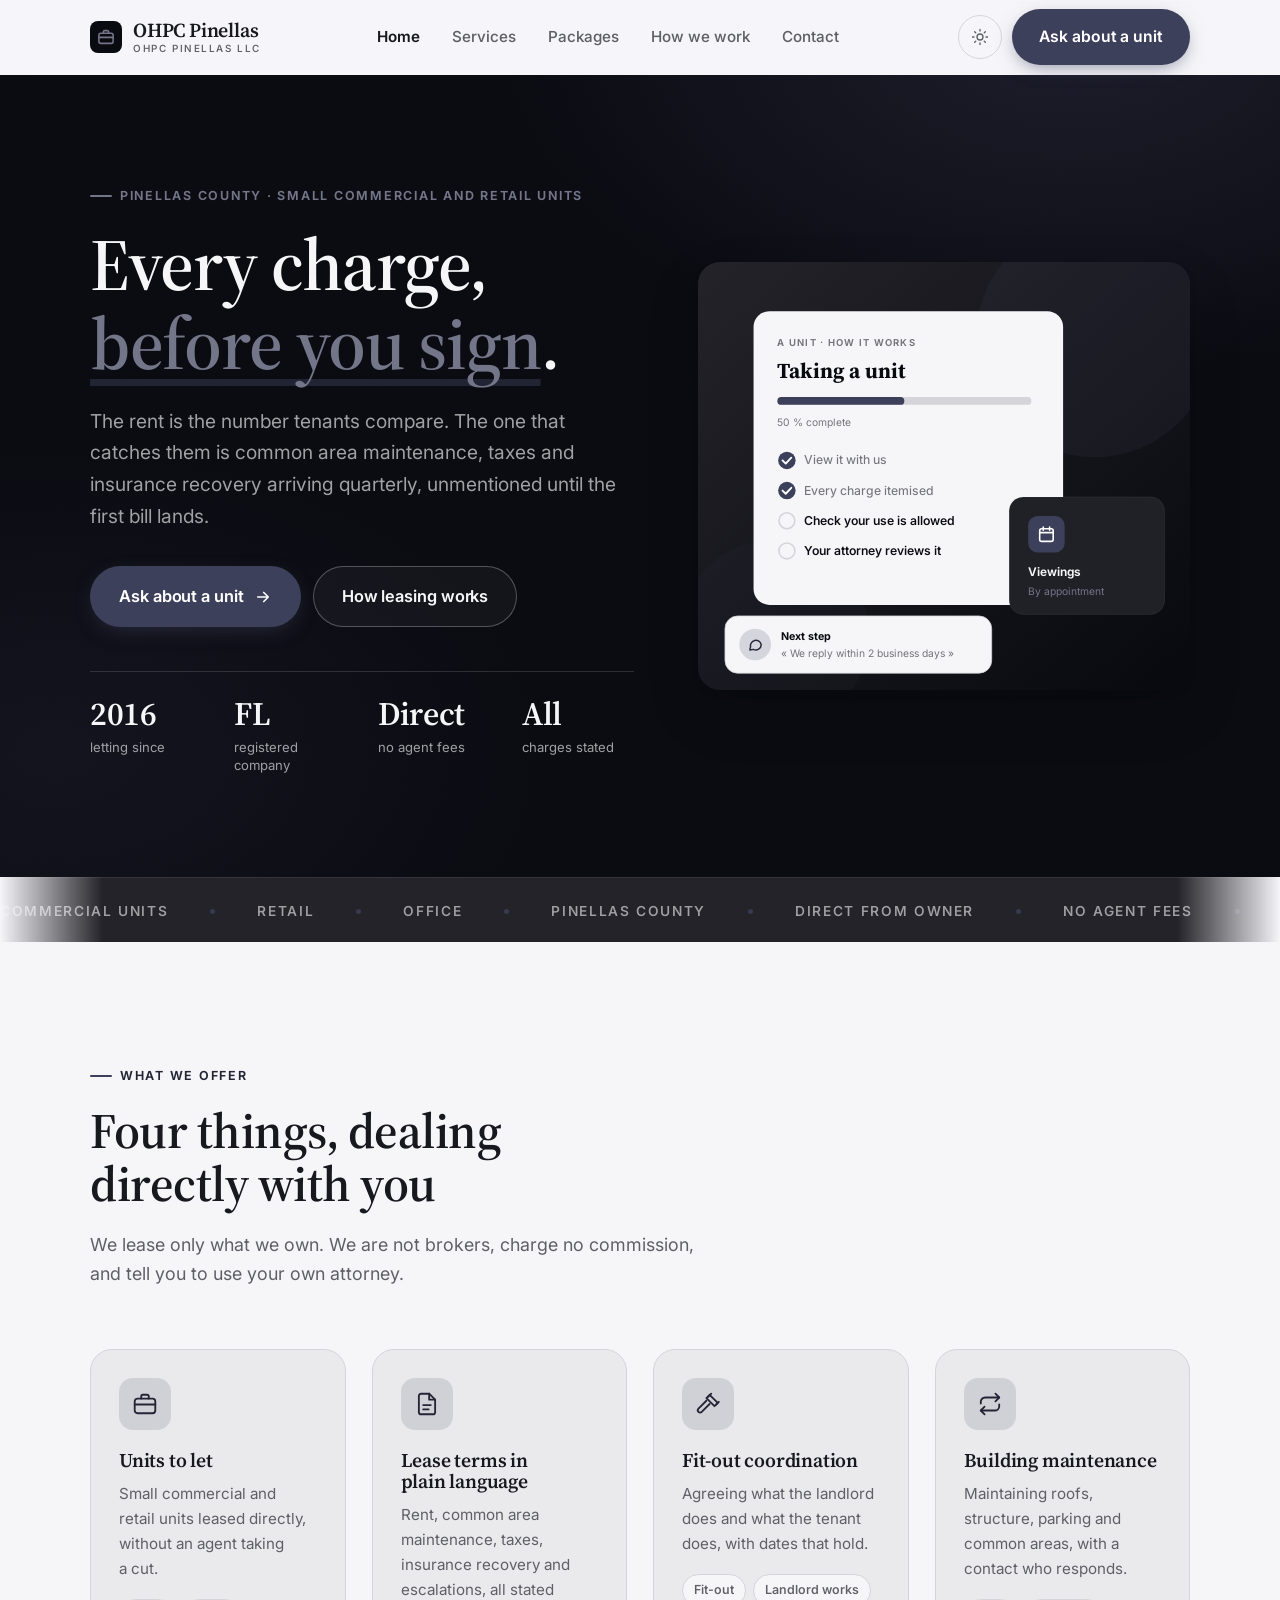
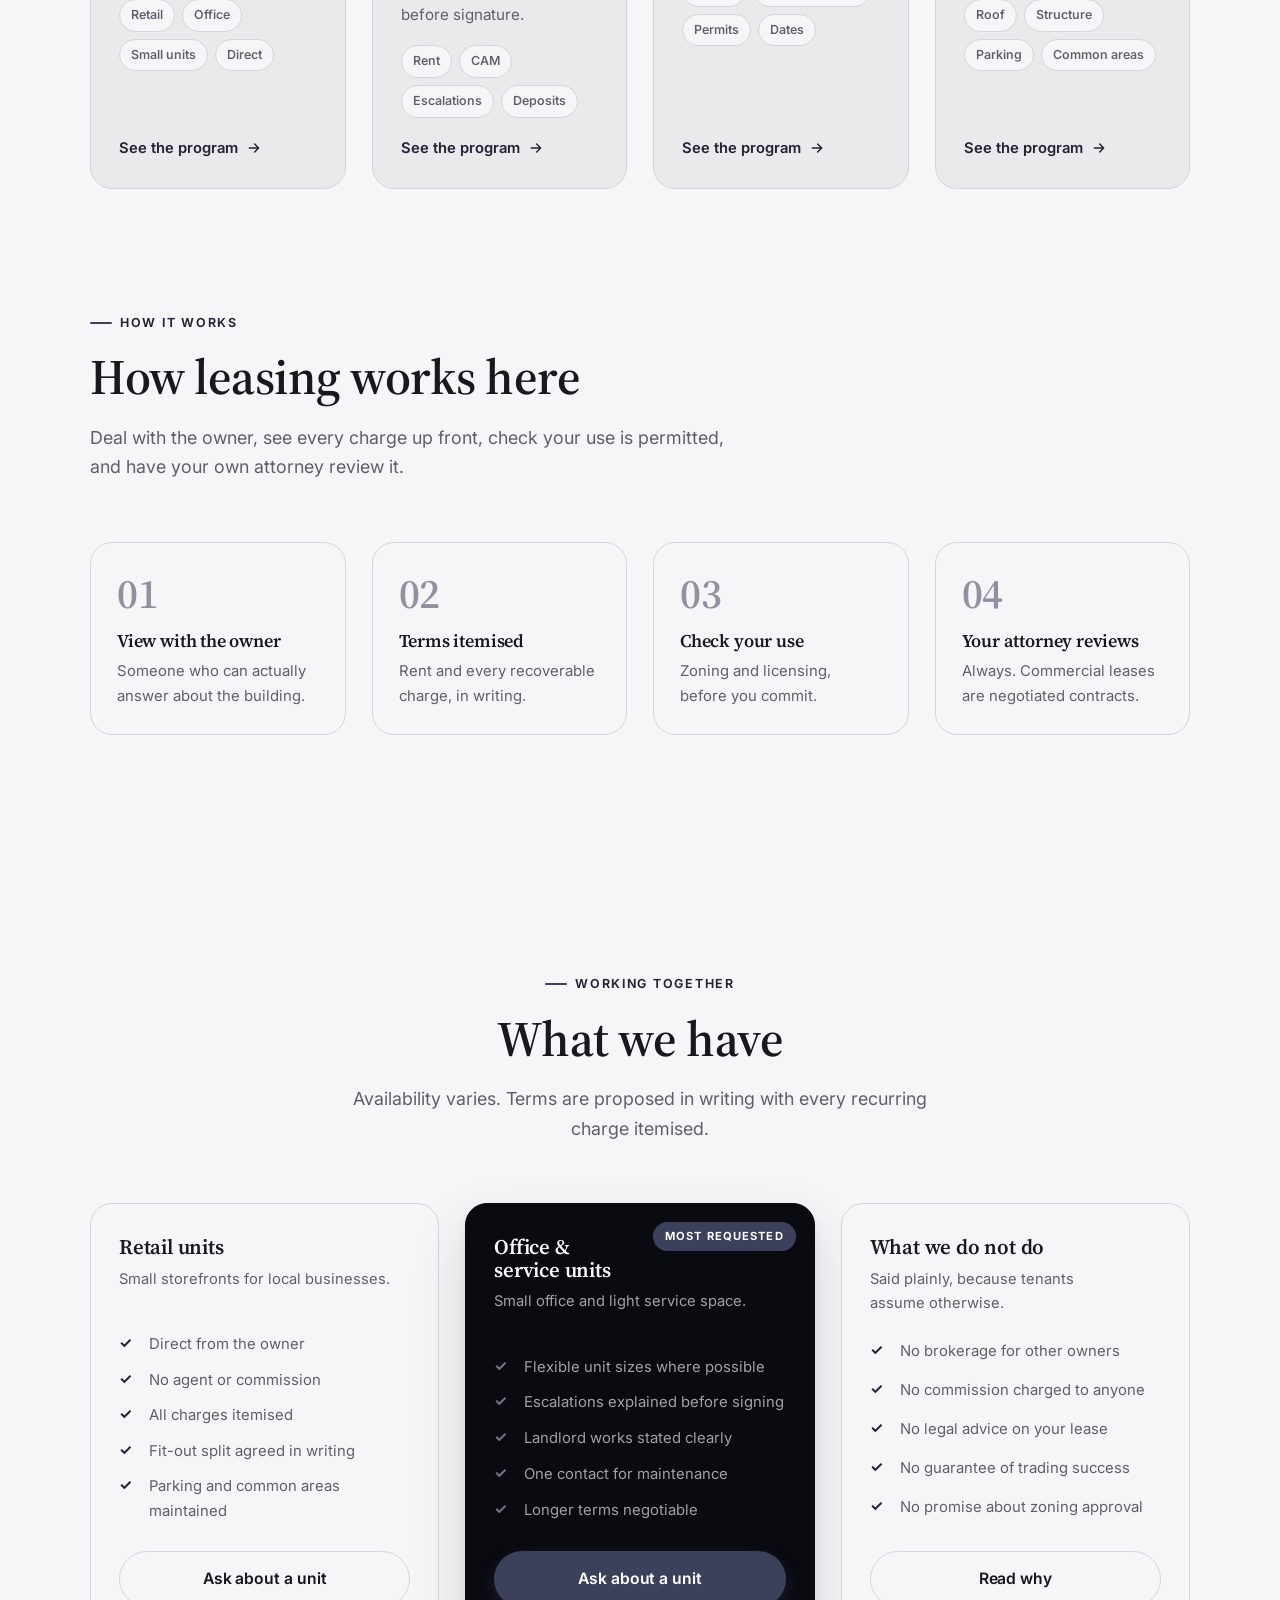
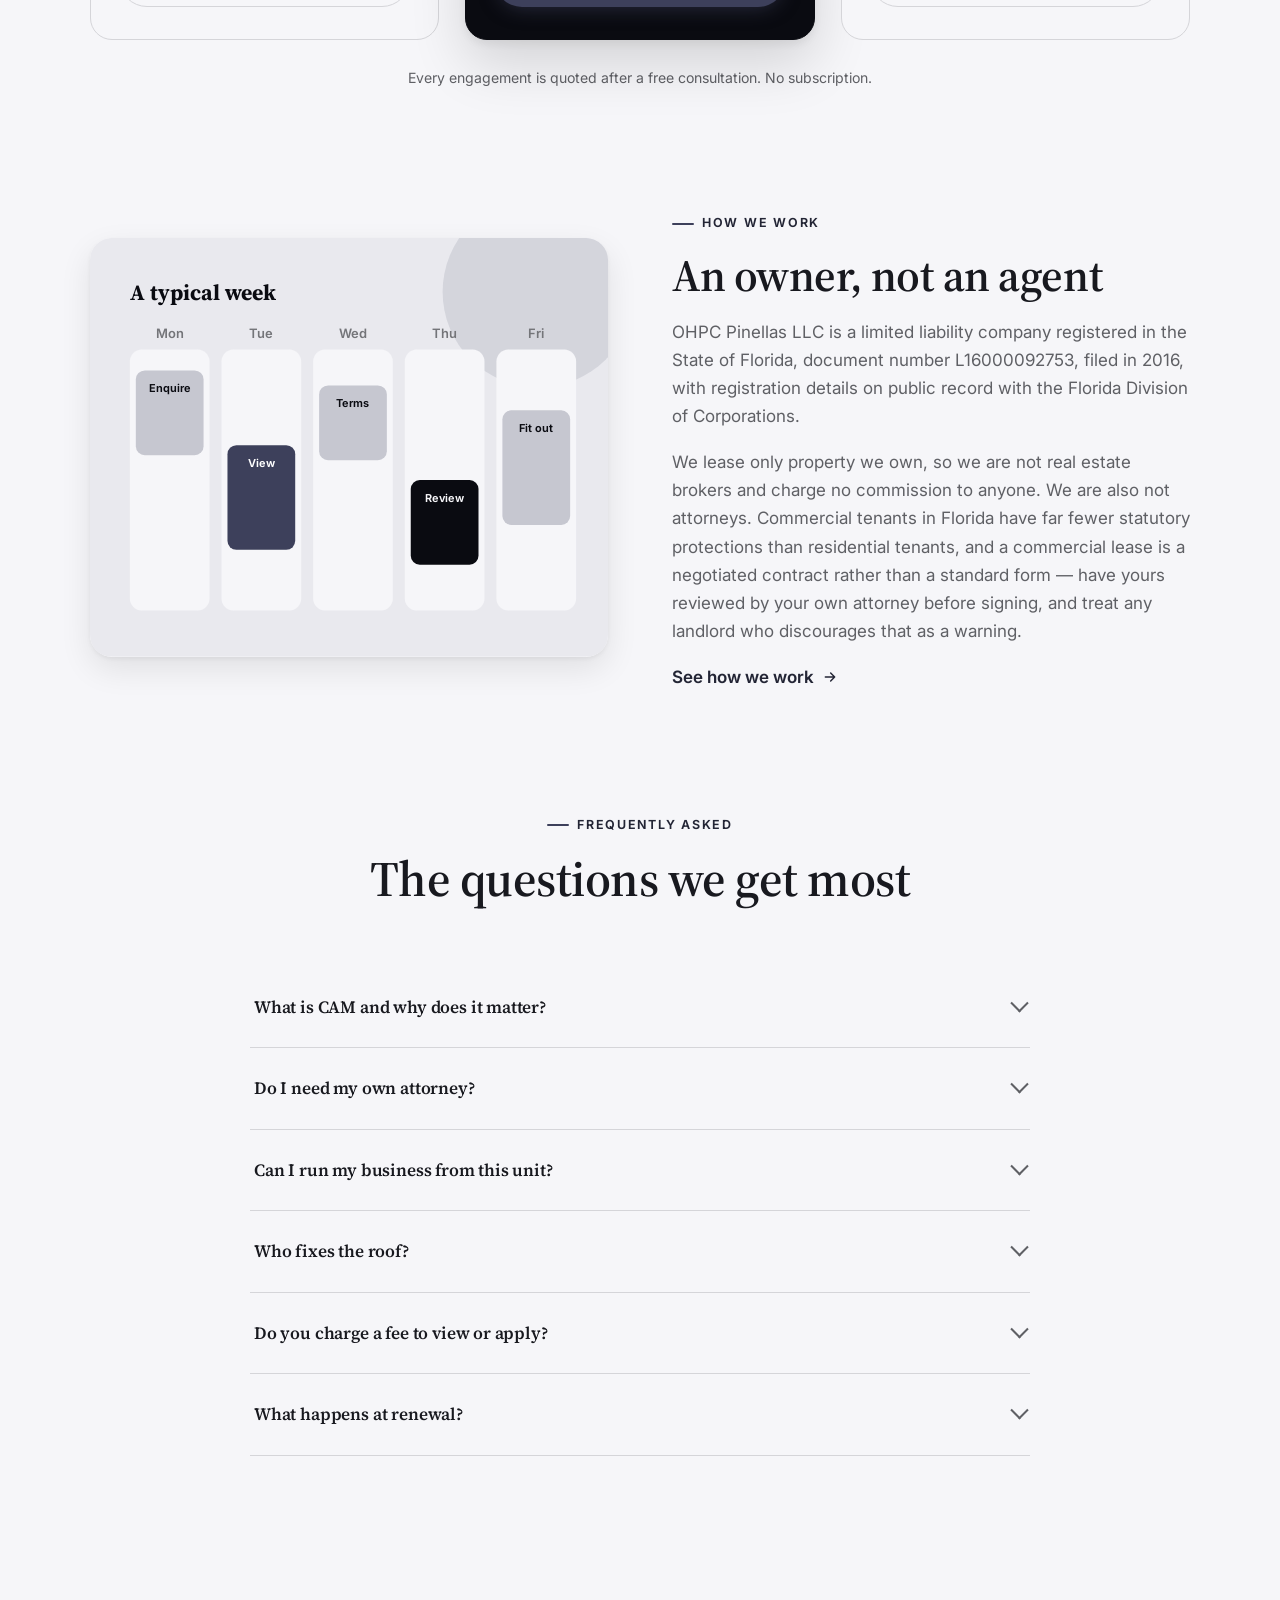
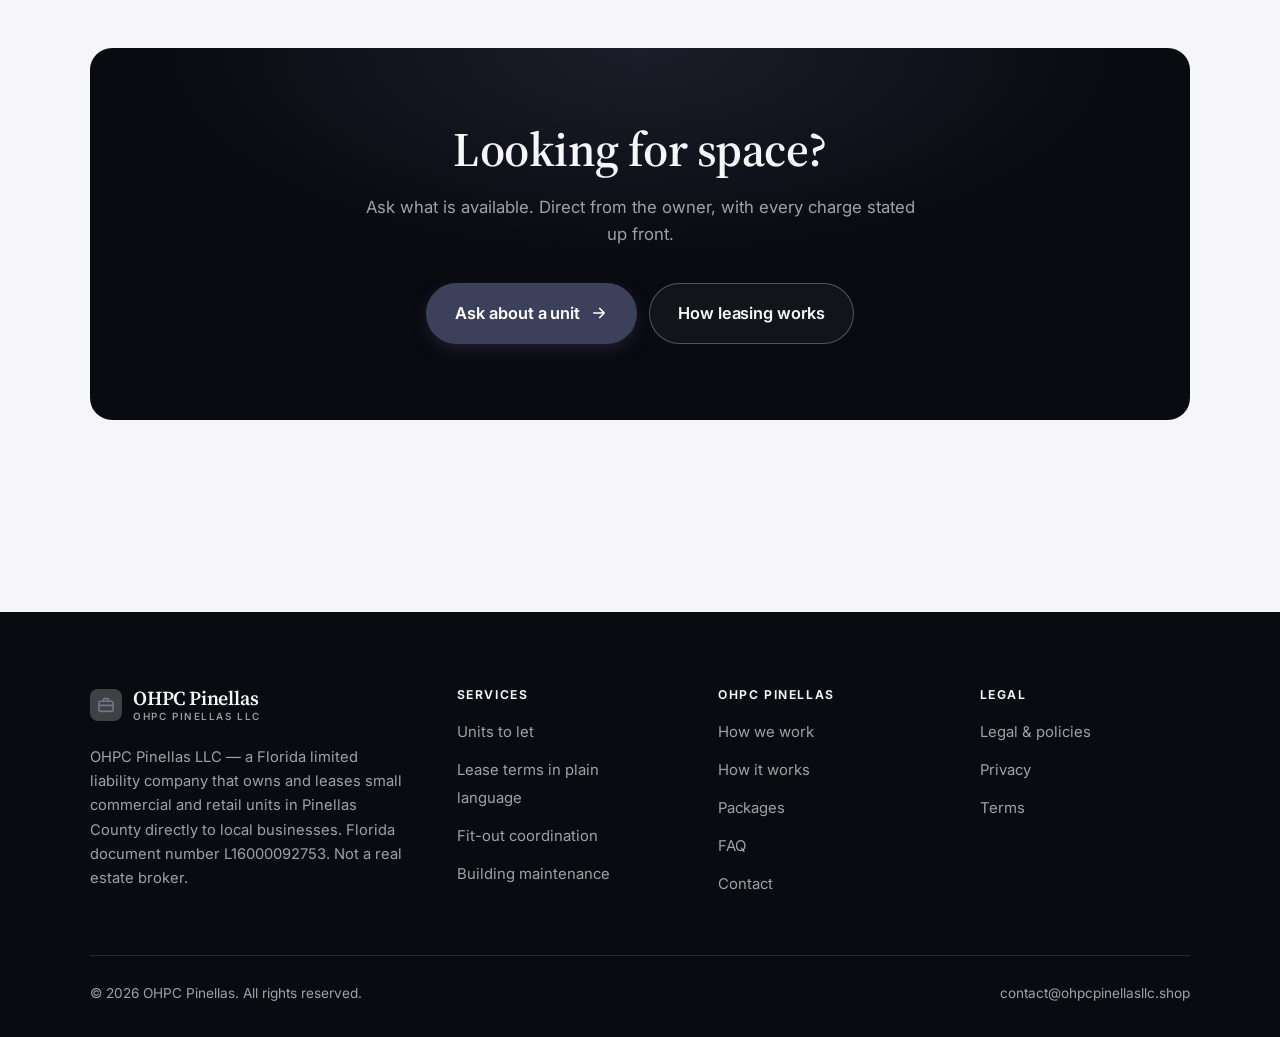
<file: index.html>
<!DOCTYPE html>
<html lang="en" class="no-js">
<head>
<meta charset="utf-8">
<meta name="viewport" content="width=device-width, initial-scale=1">
<title>OHPC Pinellas LLC — small commercial units to let</title>
<meta name="description" content="OHPC Pinellas LLC owns and leases small commercial and retail units in Pinellas County, dealing directly with tenants, with clear leases and all charges stated up front.">
<link rel="canonical" href="https://ohpcpinellasllc.shop/">

<meta property="og:type" content="website">
<meta property="og:url" content="https://ohpcpinellasllc.shop/">
<meta property="og:site_name" content="OHPC Pinellas">
<meta property="og:locale" content="en_US">
<meta property="og:title" content="OHPC Pinellas LLC — small commercial units to let">
<meta property="og:description" content="OHPC Pinellas LLC owns and leases small commercial and retail units in Pinellas County, dealing directly with tenants, with clear leases and all charges stated up front.">
<meta name="theme-color" content="#0a0b11">

<link rel="icon" href="assets/img/favicon.svg" type="image/svg+xml">
<link rel="preconnect" href="https://fonts.googleapis.com">
<link rel="preconnect" href="https://fonts.gstatic.com" crossorigin>
<link rel="stylesheet" href="https://fonts.googleapis.com/css2?family=Source+Serif+4:wght@400;600;700&family=Inter:wght@400..700&display=swap">
<link rel="stylesheet" href="assets/css/style.css">

<!-- Thème appliqué avant le premier rendu (évite le flash) -->
<script>
document.documentElement.classList.remove('no-js');
(function(){try{var t=localStorage.getItem('site-theme');if(t){document.documentElement.setAttribute('data-theme',t);}}catch(e){}})();
</script>
<script type="application/ld+json">
{
  "@context": "https://schema.org",
  "@type": "Organization",
  "name": "OHPC Pinellas",
  "url": "https://ohpcpinellasllc.shop/",
  "email": "contact@ohpcpinellasllc.shop",
  "description": "OHPC Pinellas LLC owns and leases small commercial and retail units in Pinellas County, dealing directly with tenants, with clear leases and all charges stated up front.",
  "areaServed": "US",
  "knowsLanguage": "en"
}
</script>
</head>

<body>
<a class="skip-link" href="#main">Skip to main content</a>

<header class="site-header">
  <nav class="wrap nav" aria-label="Main navigation">
    <a class="brand" href="index.html">
      <svg class="brand__mark" viewBox="0 0 64 64" aria-hidden="true">
        <rect class="bm-bg" width="64" height="64" rx="16"/>
        <g class="bm-ic" transform="translate(14 14) scale(1.5)" fill="none" stroke-width="2.1" stroke-linecap="round" stroke-linejoin="round"><rect x="2.5" y="7" width="19" height="13.5" rx="2.5"/><path d="M8.5 7V5a1.5 1.5 0 0 1 1.5-1.5h4A1.5 1.5 0 0 1 15.5 5v2M2.5 12.5h19"/></g>
      </svg>
      <span>OHPC Pinellas<span class="brand__sub">OHPC Pinellas LLC</span></span>
    </a>

    <ul class="nav__links" id="nav-links">
      <li><a href="index.html" aria-current="page">Home</a></li>
      <li><a href="programs.html">Services</a></li>
      <li><a href="index.html#pricing">Packages</a></li>
      <li><a href="about.html">How we work</a></li>
      <li><a href="contact.html">Contact</a></li>
      <li><a class="btn btn--primary" href="contact.html">Ask about a unit</a></li>
    </ul>

    <div class="nav__cta">
      <button class="theme-toggle" type="button" aria-label="Switch to dark theme">
        <svg class="icon-sun" viewBox="0 0 24 24" fill="none" stroke="currentColor" stroke-width="1.8" stroke-linecap="round" aria-hidden="true"><circle cx="12" cy="12" r="4"/><path d="M12 2v2m0 16v2M2 12h2m16 0h2M4.9 4.9l1.4 1.4m11.4 11.4 1.4 1.4M19.1 4.9l-1.4 1.4M6.3 17.7l-1.4 1.4"/></svg>
        <svg class="icon-moon" viewBox="0 0 24 24" fill="none" stroke="currentColor" stroke-width="1.8" stroke-linecap="round" stroke-linejoin="round" aria-hidden="true"><path d="M21 12.8A9 9 0 1 1 11.2 3a7 7 0 0 0 9.8 9.8z"/></svg>
      </button>
      <a class="btn btn--primary" href="contact.html">Ask about a unit</a>
      <button class="nav__toggle" type="button" aria-expanded="false" aria-controls="nav-links" aria-label="Open menu">
        <svg class="icon-open" viewBox="0 0 24 24" fill="none" stroke="currentColor" stroke-width="2" stroke-linecap="round" aria-hidden="true"><path d="M3 6h18M3 12h18M3 18h18"/></svg>
        <svg class="icon-close" viewBox="0 0 24 24" fill="none" stroke="currentColor" stroke-width="2" stroke-linecap="round" aria-hidden="true"><path d="M6 6l12 12M18 6L6 18"/></svg>
      </button>
    </div>
  </nav>
</header>

<main id="main">

<section class="hero">
  <div class="wrap hero__inner">
    <div>
      <span class="eyebrow hero__eyebrow">Pinellas County · Small commercial and retail units</span>
      <h1>Every charge,<br> <em>before you sign</em>.</h1>
      <p class="hero__lede">The rent is the number tenants compare. The one that catches them is common area maintenance, taxes and insurance recovery arriving quarterly, unmentioned until the first bill lands.</p>

      <div class="hero__actions">
        <a class="btn btn--primary btn--lg" href="contact.html">Ask about a unit <svg viewBox="0 0 24 24" fill="none" stroke="currentColor" stroke-width="2.2" stroke-linecap="round" stroke-linejoin="round" aria-hidden="true"><path d="M5 12h14M13 6l6 6-6 6"/></svg></a>
        <a class="btn btn--on-dark btn--lg" href="programs.html">How leasing works</a>
      </div>

      <ul class="hero__proof">
        <li><span class="stat__num">2016</span><span class="stat__label">letting since</span></li>
        <li><span class="stat__num">FL</span><span class="stat__label">registered company</span></li>
        <li><span class="stat__num">Direct</span><span class="stat__label">no agent fees</span></li>
        <li><span class="stat__num">All</span><span class="stat__label">charges stated</span></li>
      </ul>
    </div>

    <div class="hero__art">
      <svg viewBox="0 0 620 540" role="img" aria-label="How taking a commercial unit with OHPC Pinellas works, from viewing to signing.">
        <defs>
          <linearGradient id="hbg" x1="0" y1="0" x2="1" y2="1">
            <stop offset="0" stop-color="#232329"/><stop offset="1" stop-color="#08090e"/>
          </linearGradient>
        </defs>
        <rect width="620" height="540" rx="22" fill="url(#hbg)"/>
        <circle cx="500" cy="96" r="150" fill="#3d405b" opacity=".16"/>
        <circle cx="96" cy="470" r="120" fill="#3d405b" opacity=".08"/>

        <g style="font-family: var(--font-body)">
          <!-- Carte programme -->
          <rect x="70" y="62" width="390" height="370" rx="20" fill="#f6f6f9"/>
          <text x="100" y="106" font-size="12" font-weight="650" letter-spacing="1.6" fill="#747579">A UNIT · HOW IT WORKS</text>
          <text x="100" y="146" font-size="27" font-weight="700" fill="#0a0b11" style="font-family: var(--font-display)">Taking a unit</text>
          <rect x="100" y="170" width="320" height="10" rx="5" fill="#d5d5d9"/>
          <rect x="100" y="170" width="160" height="10" rx="5" fill="#3d405b"/>
          <text x="100" y="206" font-size="13" fill="#747579">50 % complete</text>
          <circle cx="112" cy="250" r="11" fill="#3d405b"/><path d="M106.5 250l4 4 7-7.5" fill="none" stroke="#ffffff" stroke-width="2.4" stroke-linecap="round" stroke-linejoin="round"/><text x="134" y="255" font-size="15.5" fill="#747579" font-weight="450">View it with us</text>
          <circle cx="112" cy="288" r="11" fill="#3d405b"/><path d="M106.5 288l4 4 7-7.5" fill="none" stroke="#ffffff" stroke-width="2.4" stroke-linecap="round" stroke-linejoin="round"/><text x="134" y="293" font-size="15.5" fill="#747579" font-weight="450">Every charge itemised</text>
          <circle cx="112" cy="326" r="10" fill="none" stroke="#d5d5d9" stroke-width="2"/><text x="134" y="331" font-size="15.5" fill="#0a0b11" font-weight="560">Check your use is allowed</text>
          <circle cx="112" cy="364" r="10" fill="none" stroke="#d5d5d9" stroke-width="2"/><text x="134" y="369" font-size="15.5" fill="#0a0b11" font-weight="560">Your attorney reviews it</text>

          <!-- Carte séance -->
          <rect x="392" y="296" width="196" height="148" rx="18" fill="#202126" stroke="#ffffff" stroke-opacity=".08"/>
          <rect x="416" y="320" width="46" height="46" rx="12" fill="#3d405b"/>
          <g transform="translate(427 331)" fill="none" stroke="#ffffff" color="#ffffff" stroke-width="2" stroke-linecap="round" stroke-linejoin="round"><rect x="3.5" y="5" width="17" height="16" rx="2.5"/><path d="M8 3v4M16 3v4M3.5 10h17"/></g>
          <text x="416" y="396" font-size="15" font-weight="650" fill="#f6f6f9">Viewings</text>
          <text x="416" y="420" font-size="13" fill="#737589">By appointment</text>

          <!-- Retour du coach -->
          <rect x="34" y="446" width="336" height="72" rx="16" fill="#f6f6f9" stroke="#d5d5d9"/>
          <circle cx="72" cy="482" r="20" fill="#d5d5dd"/>
          <g transform="translate(62 472) scale(.84)" fill="none" stroke="#282a3b" stroke-width="2.2" stroke-linecap="round" stroke-linejoin="round"><path d="M21 12a8 8 0 0 1-11.6 7.1L4 20l1-4.6A8 8 0 1 1 21 12z"/></g>
          <text x="104" y="476" font-size="13.5" font-weight="700" fill="#0a0b11">Next step</text>
          <text x="104" y="498" font-size="13" fill="#747579">« We reply within 2 business days »</text>
        </g>
      </svg>
    </div>
  </div>
</section>

<div class="marquee" aria-hidden="true">
  <div class="marquee__track"><span>Commercial units</span><span>Retail</span><span>Office</span><span>Pinellas County</span><span>Direct from owner</span><span>No agent fees</span><span>CAM stated</span><span>Fit-out</span><span>Maintenance</span><span>Plain leases</span><span>Commercial units</span><span>Retail</span><span>Office</span><span>Pinellas County</span><span>Direct from owner</span><span>No agent fees</span><span>CAM stated</span><span>Fit-out</span><span>Maintenance</span><span>Plain leases</span></div>
</div>

<section class="section wrap" id="programs">
  <div class="section-head reveal">
    <span class="eyebrow">What we offer</span>
    <h2>Four things, dealing directly with you</h2>
    <p>We lease only what we own. We are not brokers, charge no commission, and tell you to use your own attorney.</p>
  </div>
  <div class="grid grid--4 reveal-group">
    <a class="card" href="programs.html#units">
      <div class="card__icon"><svg viewBox="0 0 24 24" fill="none" stroke="currentColor" stroke-width="1.7" stroke-linecap="round" stroke-linejoin="round" aria-hidden="true"><rect x="2.5" y="7" width="19" height="13.5" rx="2.5"/><path d="M8.5 7V5a1.5 1.5 0 0 1 1.5-1.5h4A1.5 1.5 0 0 1 15.5 5v2M2.5 12.5h19"/></svg></div>
      <h3>Units to let</h3>
      <p>Small commercial and retail units leased directly, without an agent taking a cut.</p>
      <ul class="tags"><li>Retail</li><li>Office</li><li>Small units</li><li>Direct</li></ul>
      <span class="arrow-link">See the program <svg viewBox="0 0 24 24" fill="none" stroke="currentColor" stroke-width="2.2" stroke-linecap="round" stroke-linejoin="round" aria-hidden="true"><path d="M5 12h14M13 6l6 6-6 6"/></svg></span>
    </a>
    <a class="card" href="programs.html#terms">
      <div class="card__icon"><svg viewBox="0 0 24 24" fill="none" stroke="currentColor" stroke-width="1.7" stroke-linecap="round" stroke-linejoin="round" aria-hidden="true"><path d="M14 2.5H6.5A2 2 0 0 0 4.5 4.5v15a2 2 0 0 0 2 2h11a2 2 0 0 0 2-2V8z"/><path d="M14 2.5V8h5.5M8.5 13h7M8.5 17h5"/></svg></div>
      <h3>Lease terms in plain language</h3>
      <p>Rent, common area maintenance, taxes, insurance recovery and escalations, all stated before signature.</p>
      <ul class="tags"><li>Rent</li><li>CAM</li><li>Escalations</li><li>Deposits</li></ul>
      <span class="arrow-link">See the program <svg viewBox="0 0 24 24" fill="none" stroke="currentColor" stroke-width="2.2" stroke-linecap="round" stroke-linejoin="round" aria-hidden="true"><path d="M5 12h14M13 6l6 6-6 6"/></svg></span>
    </a>
    <a class="card" href="programs.html#fitout">
      <div class="card__icon"><svg viewBox="0 0 24 24" fill="none" stroke="currentColor" stroke-width="1.7" stroke-linecap="round" stroke-linejoin="round" aria-hidden="true"><path d="M13.5 3.5 21 11l-3 3-7.5-7.5z"/><path d="M10.5 9 3.2 16.3a2.1 2.1 0 0 0 3 3L13.5 12"/><path d="M15 2.5 12 5.5M19.5 12.5 22 10"/></svg></div>
      <h3>Fit-out coordination</h3>
      <p>Agreeing what the landlord does and what the tenant does, with dates that hold.</p>
      <ul class="tags"><li>Fit-out</li><li>Landlord works</li><li>Permits</li><li>Dates</li></ul>
      <span class="arrow-link">See the program <svg viewBox="0 0 24 24" fill="none" stroke="currentColor" stroke-width="2.2" stroke-linecap="round" stroke-linejoin="round" aria-hidden="true"><path d="M5 12h14M13 6l6 6-6 6"/></svg></span>
    </a>
    <a class="card" href="programs.html#maintenance">
      <div class="card__icon"><svg viewBox="0 0 24 24" fill="none" stroke="currentColor" stroke-width="1.7" stroke-linecap="round" stroke-linejoin="round" aria-hidden="true"><path d="M17 2.5l3.5 3.5L17 9.5"/><path d="M3.5 11.5V10A4 4 0 0 1 7.5 6h13M7 21.5 3.5 18 7 14.5"/><path d="M20.5 12.5V14a4 4 0 0 1-4 4h-13"/></svg></div>
      <h3>Building maintenance</h3>
      <p>Maintaining roofs, structure, parking and common areas, with a contact who responds.</p>
      <ul class="tags"><li>Roof</li><li>Structure</li><li>Parking</li><li>Common areas</li></ul>
      <span class="arrow-link">See the program <svg viewBox="0 0 24 24" fill="none" stroke="currentColor" stroke-width="2.2" stroke-linecap="round" stroke-linejoin="round" aria-hidden="true"><path d="M5 12h14M13 6l6 6-6 6"/></svg></span>
    </a>
  </div>
</section>

<section class="section section--flush wrap" id="how-it-works">
  <div class="section-head reveal">
    <span class="eyebrow">How it works</span>
    <h2>How leasing works here</h2>
    <p>Deal with the owner, see every charge up front, check your use is permitted, and have your own attorney review it.</p>
  </div>
  <div class="grid grid--4 steps reveal-group">
    <article class="step">
      <h3>View with the owner</h3>
      <p>Someone who can actually answer about the building.</p>
    </article>
    <article class="step">
      <h3>Terms itemised</h3>
      <p>Rent and every recoverable charge, in writing.</p>
    </article>
    <article class="step">
      <h3>Check your use</h3>
      <p>Zoning and licensing, before you commit.</p>
    </article>
    <article class="step">
      <h3>Your attorney reviews</h3>
      <p>Always. Commercial leases are negotiated contracts.</p>
    </article>
  </div>
</section>

<section class="section wrap" id="pricing">
  <div class="section-head section-head--center reveal">
    <span class="eyebrow">Working together</span>
    <h2>What we have</h2>
    <p>Availability varies. Terms are proposed in writing with every recurring charge itemised.</p>
  </div>
  <div class="grid grid--3 plans reveal-group">
    <article class="plan">
      
      <h3>Retail units</h3>
      <p class="plan__desc">Small storefronts for local businesses.</p>
      
      <ul class="plan__features">
        <li>Direct from the owner</li>
        <li>No agent or commission</li>
        <li>All charges itemised</li>
        <li>Fit-out split agreed in writing</li>
        <li>Parking and common areas maintained</li>
      </ul>
      <a class="btn btn--ghost btn--block" href="contact.html">Ask about a unit</a>
    </article>
    <article class="plan plan--featured">
      <span class="plan__tag">Most requested</span>
      <h3>Office &amp; service units</h3>
      <p class="plan__desc">Small office and light service space.</p>
      
      <ul class="plan__features">
        <li>Flexible unit sizes where possible</li>
        <li>Escalations explained before signing</li>
        <li>Landlord works stated clearly</li>
        <li>One contact for maintenance</li>
        <li>Longer terms negotiable</li>
      </ul>
      <a class="btn btn--primary btn--block" href="contact.html">Ask about a unit</a>
    </article>
    <article class="plan">
      
      <h3>What we do not do</h3>
      <p class="plan__desc">Said plainly, because tenants assume otherwise.</p>
      
      <ul class="plan__features">
        <li>No brokerage for other owners</li>
        <li>No commission charged to anyone</li>
        <li>No legal advice on your lease</li>
        <li>No guarantee of trading success</li>
        <li>No promise about zoning approval</li>
      </ul>
      <a class="btn btn--ghost btn--block" href="contact.html">Read why</a>
    </article>
  </div>
  <p class="plans-note">Every engagement is quoted after a free consultation. No subscription.</p>
</section>

<section class="section section--flush wrap">
  <div class="split reveal">
    <div class="split__art">
      <svg viewBox="0 0 520 420" role="img" aria-label="Example of a typical week: Enquire, View, Terms, Review, Fit out.">
        <rect width="520" height="420" rx="20" fill="#e9e9ee"/>
        <circle cx="450" cy="54" r="96" fill="#3d405b" opacity=".12"/>
        <g style="font-family: var(--font-body)">
        <text x="40" y="62" font-size="22" font-weight="700" fill="#0a0b11" style="font-family: var(--font-display)">A typical week</text>
        <text x="80" y="100" text-anchor="middle" font-size="13" font-weight="600" fill="#747579">Mon</text>
        <rect x="40" y="112" width="80" height="262" rx="12" fill="#f6f6f9"/>
        <rect x="46" y="133" width="68" height="85" rx="9" fill="#c6c7d0"/>
        <text x="80" y="155" text-anchor="middle" font-size="11" font-weight="650" fill="#0a0b11">Enquire</text>
        <text x="172" y="100" text-anchor="middle" font-size="13" font-weight="600" fill="#747579">Tue</text>
        <rect x="132" y="112" width="80" height="262" rx="12" fill="#f6f6f9"/>
        <rect x="138" y="208" width="68" height="105" rx="9" fill="#3d405b"/>
        <text x="172" y="230" text-anchor="middle" font-size="11" font-weight="650" fill="#ffffff">View</text>
        <text x="264" y="100" text-anchor="middle" font-size="13" font-weight="600" fill="#747579">Wed</text>
        <rect x="224" y="112" width="80" height="262" rx="12" fill="#f6f6f9"/>
        <rect x="230" y="148" width="68" height="75" rx="9" fill="#c6c7d0"/>
        <text x="264" y="170" text-anchor="middle" font-size="11" font-weight="650" fill="#0a0b11">Terms</text>
        <text x="356" y="100" text-anchor="middle" font-size="13" font-weight="600" fill="#747579">Thu</text>
        <rect x="316" y="112" width="80" height="262" rx="12" fill="#f6f6f9"/>
        <rect x="322" y="243" width="68" height="85" rx="9" fill="#0a0b11"/>
        <text x="356" y="265" text-anchor="middle" font-size="11" font-weight="650" fill="#f6f6f9">Review</text>
        <text x="448" y="100" text-anchor="middle" font-size="13" font-weight="600" fill="#747579">Fri</text>
        <rect x="408" y="112" width="80" height="262" rx="12" fill="#f6f6f9"/>
        <rect x="414" y="173" width="68" height="115" rx="9" fill="#c6c7d0"/>
        <text x="448" y="195" text-anchor="middle" font-size="11" font-weight="650" fill="#0a0b11">Fit out</text>
        </g>
      </svg>
    </div>
    <div>
      <span class="eyebrow">How we work</span>
      <h2>An owner, not an agent</h2>
      <p>OHPC Pinellas LLC is a limited liability company registered in the State of Florida, document number L16000092753, filed in 2016, with registration details on public record with the Florida Division of Corporations.</p>
      <p>We lease only property we own, so we are not real estate brokers and charge no commission to anyone. We are also not attorneys. Commercial tenants in Florida have far fewer statutory protections than residential tenants, and a commercial lease is a negotiated contract rather than a standard form — have yours reviewed by your own attorney before signing, and treat any landlord who discourages that as a warning.</p>
      <p><a class="arrow-link" href="about.html">See how we work <svg viewBox="0 0 24 24" fill="none" stroke="currentColor" stroke-width="2.2" stroke-linecap="round" stroke-linejoin="round" aria-hidden="true"><path d="M5 12h14M13 6l6 6-6 6"/></svg></a></p>
    </div>
  </div>
</section>

<section class="section section--flush wrap" id="faq">
  <div class="section-head section-head--center reveal">
    <span class="eyebrow">Frequently asked</span>
    <h2>The questions we get most</h2>
  </div>
  <div class="faq reveal">
    <details>
      <summary>What is CAM and why does it matter?</summary>
      <p>Common area maintenance — your share of maintaining parking, lighting, landscaping and shared areas, usually billed on top of rent. A low rent with heavy CAM can cost more than a higher rent without it, which is why we itemise it before you sign.</p>
    </details>
    <details>
      <summary>Do I need my own attorney?</summary>
      <p>Yes. Commercial leases are negotiated contracts and commercial tenants have few statutory protections in Florida. Any landlord who suggests you do not need one is telling you something.</p>
    </details>
    <details>
      <summary>Can I run my business from this unit?</summary>
      <p>Check with the local authority before committing. Zoning and permitted use are not ours to guarantee, and discovering a problem after signing is expensive.</p>
    </details>
    <details>
      <summary>Who fixes the roof?</summary>
      <p>Stated in the lease, and we would rather agree that boundary in writing than argue about it during a storm.</p>
    </details>
    <details>
      <summary>Do you charge a fee to view or apply?</summary>
      <p>No. We own the units and lease them directly, so there is no agent fee and no commission.</p>
    </details>
    <details>
      <summary>What happens at renewal?</summary>
      <p>The lease sets out how and when rent escalates. We will talk about renewal well before expiry rather than at the last minute.</p>
    </details>
  </div>
</section>

<section class="wrap section--tight">
  <div class="cta-band reveal">
    <h2>Looking for space?</h2>
    <p>Ask what is available. Direct from the owner, with every charge stated up front.</p>
    <div class="hero__actions">
      <a class="btn btn--primary btn--lg" href="contact.html">Ask about a unit <svg viewBox="0 0 24 24" fill="none" stroke="currentColor" stroke-width="2.2" stroke-linecap="round" stroke-linejoin="round" aria-hidden="true"><path d="M5 12h14M13 6l6 6-6 6"/></svg></a>
      <a class="btn btn--on-dark btn--lg" href="programs.html">How leasing works</a>
    </div>
  </div>
</section>

</main>

<footer class="site-footer">
  <div class="wrap">
    <div class="footer__grid">
      <div class="footer__brand">
        <a class="brand" href="index.html">
          <svg class="brand__mark" viewBox="0 0 64 64" aria-hidden="true">
        <rect class="bm-bg" width="64" height="64" rx="16"/>
        <g class="bm-ic" transform="translate(14 14) scale(1.5)" fill="none" stroke-width="2.1" stroke-linecap="round" stroke-linejoin="round"><rect x="2.5" y="7" width="19" height="13.5" rx="2.5"/><path d="M8.5 7V5a1.5 1.5 0 0 1 1.5-1.5h4A1.5 1.5 0 0 1 15.5 5v2M2.5 12.5h19"/></g>
      </svg>
          <span>OHPC Pinellas<span class="brand__sub">OHPC Pinellas LLC</span></span>
        </a>
        <p>OHPC Pinellas LLC — a Florida limited liability company that owns and leases small commercial and retail units in Pinellas County directly to local businesses. Florida document number L16000092753. Not a real estate broker.</p>
      </div>

      <div class="footer__col">
        <h4>Services</h4>
        <ul>
          <li><a href="programs.html#units">Units to let</a></li>
          <li><a href="programs.html#terms">Lease terms in plain language</a></li>
          <li><a href="programs.html#fitout">Fit-out coordination</a></li>
          <li><a href="programs.html#maintenance">Building maintenance</a></li>
        </ul>
      </div>

      <div class="footer__col">
        <h4>OHPC Pinellas</h4>
        <ul>
          <li><a href="about.html">How we work</a></li>
          <li><a href="index.html#how-it-works">How it works</a></li>
          <li><a href="index.html#pricing">Packages</a></li>
          <li><a href="index.html#faq">FAQ</a></li>
          <li><a href="contact.html">Contact</a></li>
        </ul>
      </div>

      <div class="footer__col">
        <h4>Legal</h4>
        <ul>
          <li><a href="legal.html">Legal &amp; policies</a></li>
          <li><a href="legal.html#privacy">Privacy</a></li>
          <li><a href="legal.html#terms">Terms</a></li>
        </ul>
      </div>
    </div>

    <div class="footer__bottom">
      <p>© <span data-year>2026</span> OHPC Pinellas. All rights reserved.</p>
      <p><a href="mailto:contact@ohpcpinellasllc.shop">contact@ohpcpinellasllc.shop</a></p>
    </div>
  </div>
</footer>

<script src="assets/js/main.js" defer></script>
</body>
</html>
</file>
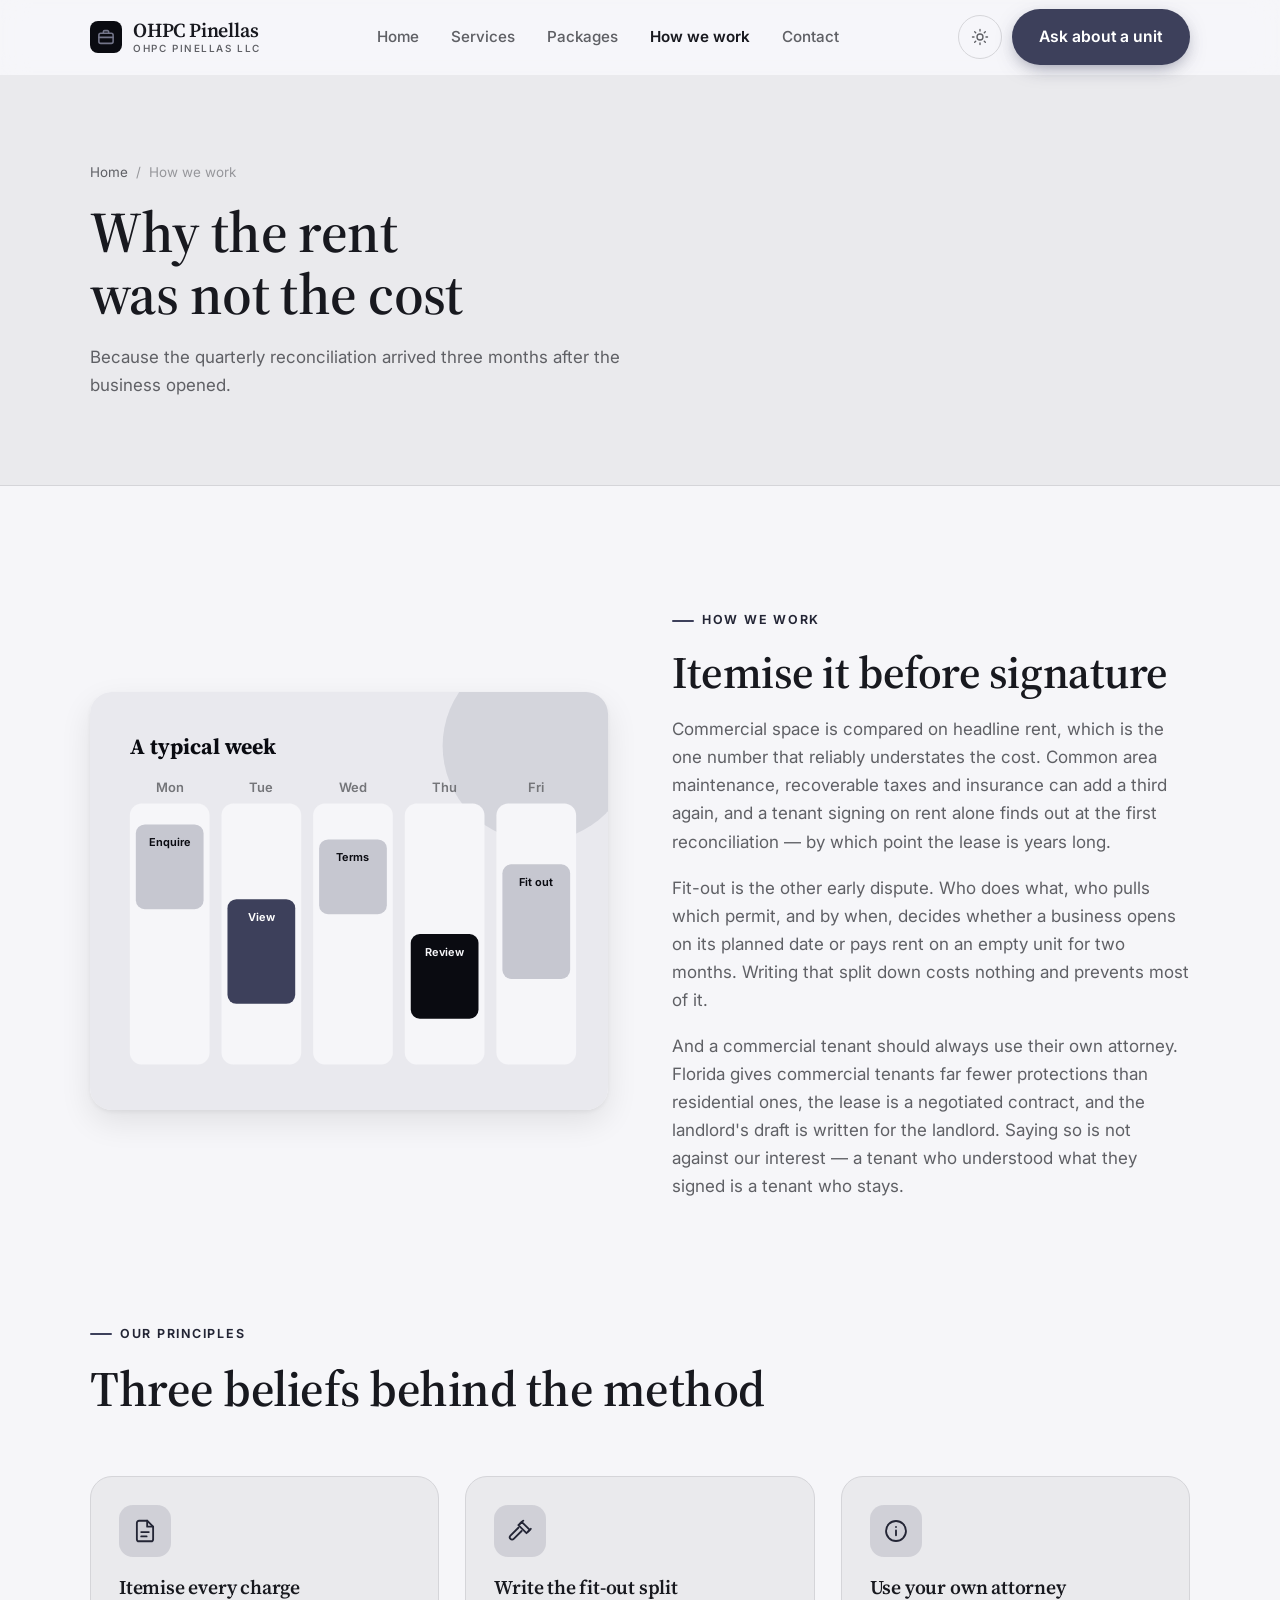
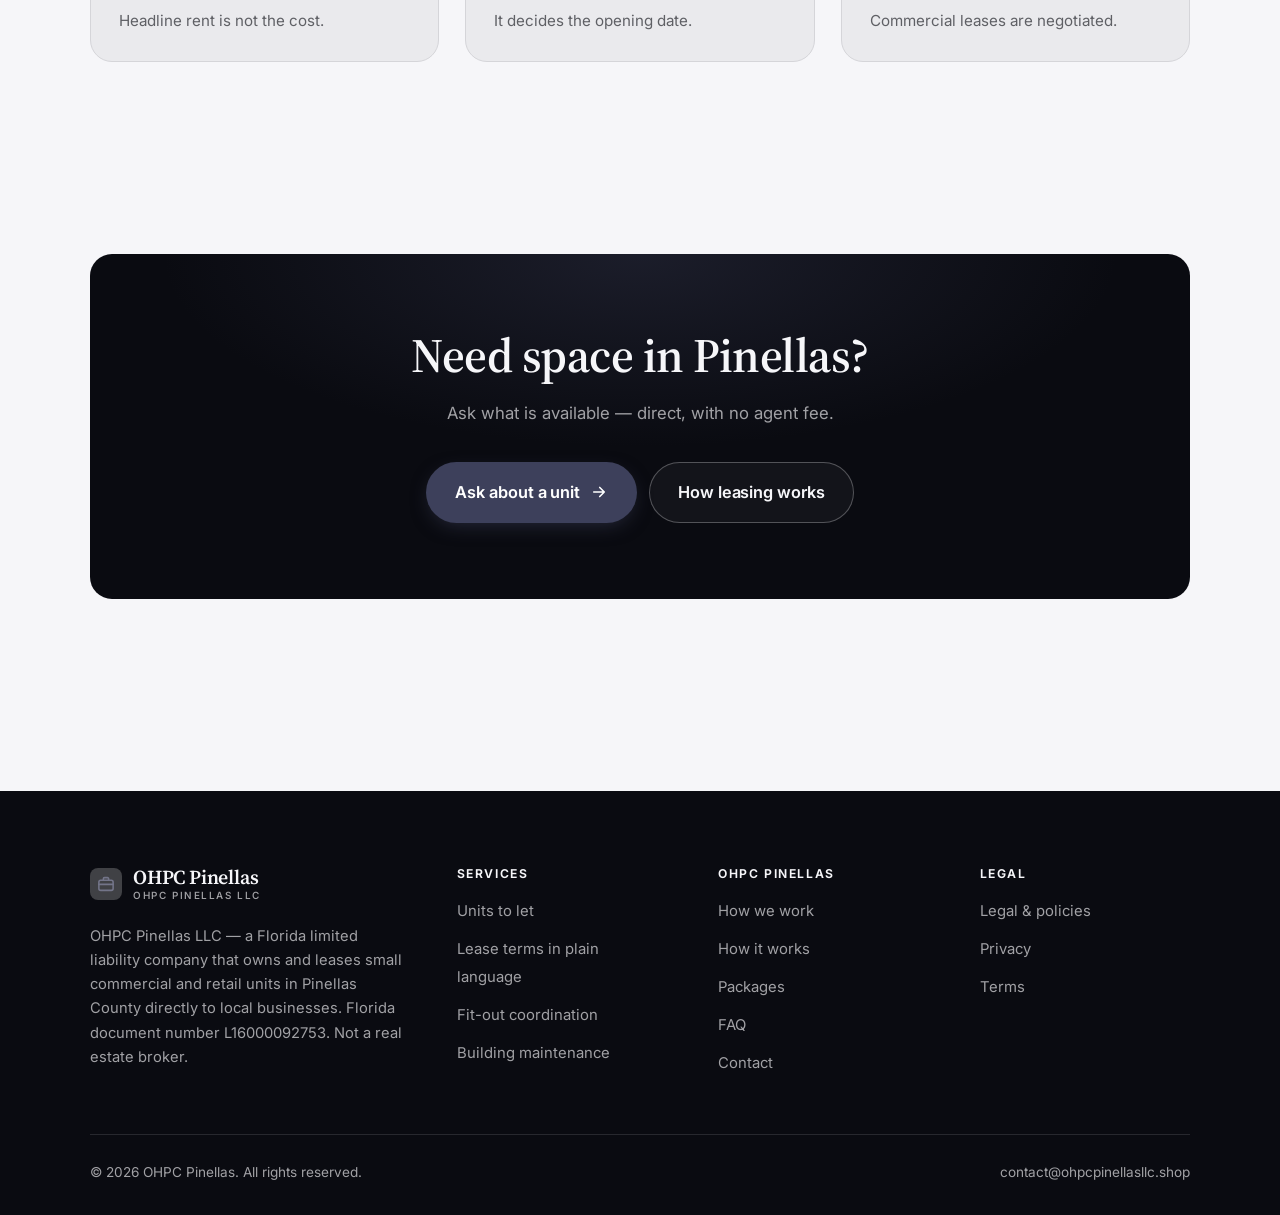
<file: about.html>
<!DOCTYPE html>
<html lang="en" class="no-js">
<head>
<meta charset="utf-8">
<meta name="viewport" content="width=device-width, initial-scale=1">
<title>How we work — OHPC Pinellas</title>
<meta name="description" content="About OHPC Pinellas LLC, a Florida commercial property owner in Pinellas County, document number L16000092753.">
<link rel="canonical" href="https://ohpcpinellasllc.shop/about.html">

<meta property="og:type" content="website">
<meta property="og:url" content="https://ohpcpinellasllc.shop/about.html">
<meta property="og:site_name" content="OHPC Pinellas">
<meta property="og:locale" content="en_US">
<meta property="og:title" content="How we work — OHPC Pinellas">
<meta property="og:description" content="About OHPC Pinellas LLC, a Florida commercial property owner in Pinellas County, document number L16000092753.">
<meta name="theme-color" content="#0a0b11">

<link rel="icon" href="assets/img/favicon.svg" type="image/svg+xml">
<link rel="preconnect" href="https://fonts.googleapis.com">
<link rel="preconnect" href="https://fonts.gstatic.com" crossorigin>
<link rel="stylesheet" href="https://fonts.googleapis.com/css2?family=Source+Serif+4:wght@400;600;700&family=Inter:wght@400..700&display=swap">
<link rel="stylesheet" href="assets/css/style.css">

<!-- Thème appliqué avant le premier rendu (évite le flash) -->
<script>
document.documentElement.classList.remove('no-js');
(function(){try{var t=localStorage.getItem('site-theme');if(t){document.documentElement.setAttribute('data-theme',t);}}catch(e){}})();
</script>
</head>

<body>
<a class="skip-link" href="#main">Skip to main content</a>

<header class="site-header">
  <nav class="wrap nav" aria-label="Main navigation">
    <a class="brand" href="index.html">
      <svg class="brand__mark" viewBox="0 0 64 64" aria-hidden="true">
        <rect class="bm-bg" width="64" height="64" rx="16"/>
        <g class="bm-ic" transform="translate(14 14) scale(1.5)" fill="none" stroke-width="2.1" stroke-linecap="round" stroke-linejoin="round"><rect x="2.5" y="7" width="19" height="13.5" rx="2.5"/><path d="M8.5 7V5a1.5 1.5 0 0 1 1.5-1.5h4A1.5 1.5 0 0 1 15.5 5v2M2.5 12.5h19"/></g>
      </svg>
      <span>OHPC Pinellas<span class="brand__sub">OHPC Pinellas LLC</span></span>
    </a>

    <ul class="nav__links" id="nav-links">
      <li><a href="index.html">Home</a></li>
      <li><a href="programs.html">Services</a></li>
      <li><a href="index.html#pricing">Packages</a></li>
      <li><a href="about.html" aria-current="page">How we work</a></li>
      <li><a href="contact.html">Contact</a></li>
      <li><a class="btn btn--primary" href="contact.html">Ask about a unit</a></li>
    </ul>

    <div class="nav__cta">
      <button class="theme-toggle" type="button" aria-label="Switch to dark theme">
        <svg class="icon-sun" viewBox="0 0 24 24" fill="none" stroke="currentColor" stroke-width="1.8" stroke-linecap="round" aria-hidden="true"><circle cx="12" cy="12" r="4"/><path d="M12 2v2m0 16v2M2 12h2m16 0h2M4.9 4.9l1.4 1.4m11.4 11.4 1.4 1.4M19.1 4.9l-1.4 1.4M6.3 17.7l-1.4 1.4"/></svg>
        <svg class="icon-moon" viewBox="0 0 24 24" fill="none" stroke="currentColor" stroke-width="1.8" stroke-linecap="round" stroke-linejoin="round" aria-hidden="true"><path d="M21 12.8A9 9 0 1 1 11.2 3a7 7 0 0 0 9.8 9.8z"/></svg>
      </button>
      <a class="btn btn--primary" href="contact.html">Ask about a unit</a>
      <button class="nav__toggle" type="button" aria-expanded="false" aria-controls="nav-links" aria-label="Open menu">
        <svg class="icon-open" viewBox="0 0 24 24" fill="none" stroke="currentColor" stroke-width="2" stroke-linecap="round" aria-hidden="true"><path d="M3 6h18M3 12h18M3 18h18"/></svg>
        <svg class="icon-close" viewBox="0 0 24 24" fill="none" stroke="currentColor" stroke-width="2" stroke-linecap="round" aria-hidden="true"><path d="M6 6l12 12M18 6L6 18"/></svg>
      </button>
    </div>
  </nav>
</header>

<main id="main">

<section class="page-head">
  <div class="wrap">
    <nav class="breadcrumb" aria-label="Breadcrumb">
      <a href="index.html">Home</a><span>/</span><span aria-current="page">How we work</span>
    </nav>
    <h1>Why the rent was not the cost</h1>
    <p>Because the quarterly reconciliation arrived three months after the business opened.</p>
  </div>
</section>

<section class="section wrap">
  <div class="split reveal">
    <div class="split__art">
      <svg viewBox="0 0 520 420" role="img" aria-label="Example of a typical week: Enquire, View, Terms, Review, Fit out.">
        <rect width="520" height="420" rx="20" fill="#e9e9ee"/>
        <circle cx="450" cy="54" r="96" fill="#3d405b" opacity=".12"/>
        <g style="font-family: var(--font-body)">
        <text x="40" y="62" font-size="22" font-weight="700" fill="#0a0b11" style="font-family: var(--font-display)">A typical week</text>
        <text x="80" y="100" text-anchor="middle" font-size="13" font-weight="600" fill="#747579">Mon</text>
        <rect x="40" y="112" width="80" height="262" rx="12" fill="#f6f6f9"/>
        <rect x="46" y="133" width="68" height="85" rx="9" fill="#c6c7d0"/>
        <text x="80" y="155" text-anchor="middle" font-size="11" font-weight="650" fill="#0a0b11">Enquire</text>
        <text x="172" y="100" text-anchor="middle" font-size="13" font-weight="600" fill="#747579">Tue</text>
        <rect x="132" y="112" width="80" height="262" rx="12" fill="#f6f6f9"/>
        <rect x="138" y="208" width="68" height="105" rx="9" fill="#3d405b"/>
        <text x="172" y="230" text-anchor="middle" font-size="11" font-weight="650" fill="#ffffff">View</text>
        <text x="264" y="100" text-anchor="middle" font-size="13" font-weight="600" fill="#747579">Wed</text>
        <rect x="224" y="112" width="80" height="262" rx="12" fill="#f6f6f9"/>
        <rect x="230" y="148" width="68" height="75" rx="9" fill="#c6c7d0"/>
        <text x="264" y="170" text-anchor="middle" font-size="11" font-weight="650" fill="#0a0b11">Terms</text>
        <text x="356" y="100" text-anchor="middle" font-size="13" font-weight="600" fill="#747579">Thu</text>
        <rect x="316" y="112" width="80" height="262" rx="12" fill="#f6f6f9"/>
        <rect x="322" y="243" width="68" height="85" rx="9" fill="#0a0b11"/>
        <text x="356" y="265" text-anchor="middle" font-size="11" font-weight="650" fill="#f6f6f9">Review</text>
        <text x="448" y="100" text-anchor="middle" font-size="13" font-weight="600" fill="#747579">Fri</text>
        <rect x="408" y="112" width="80" height="262" rx="12" fill="#f6f6f9"/>
        <rect x="414" y="173" width="68" height="115" rx="9" fill="#c6c7d0"/>
        <text x="448" y="195" text-anchor="middle" font-size="11" font-weight="650" fill="#0a0b11">Fit out</text>
        </g>
      </svg>
    </div>
    <div>
      <span class="eyebrow">How we work</span>
      <h2>Itemise it before signature</h2>
      <p>Commercial space is compared on headline rent, which is the one number that reliably understates the cost. Common area maintenance, recoverable taxes and insurance can add a third again, and a tenant signing on rent alone finds out at the first reconciliation — by which point the lease is years long.</p>
      <p>Fit-out is the other early dispute. Who does what, who pulls which permit, and by when, decides whether a business opens on its planned date or pays rent on an empty unit for two months. Writing that split down costs nothing and prevents most of it.</p>
      <p>And a commercial tenant should always use their own attorney. Florida gives commercial tenants far fewer protections than residential ones, the lease is a negotiated contract, and the landlord's draft is written for the landlord. Saying so is not against our interest — a tenant who understood what they signed is a tenant who stays.</p>
      <!--
        TO DO: add a short introduction of the coach (name, real background),
        with a photo if possible. Do not invent credentials — see README.md.
      -->
    </div>
  </div>
</section>

<section class="section section--flush wrap">
  <div class="section-head reveal">
    <span class="eyebrow">Our principles</span>
    <h2>Three beliefs behind the method</h2>
  </div>
  <div class="grid grid--3 reveal-group">
    <article class="card">
      <div class="card__icon"><svg viewBox="0 0 24 24" fill="none" stroke="currentColor" stroke-width="1.7" stroke-linecap="round" stroke-linejoin="round" aria-hidden="true"><path d="M14 2.5H6.5A2 2 0 0 0 4.5 4.5v15a2 2 0 0 0 2 2h11a2 2 0 0 0 2-2V8z"/><path d="M14 2.5V8h5.5M8.5 13h7M8.5 17h5"/></svg></div>
      <h3>Itemise every charge</h3>
      <p>Headline rent is not the cost.</p>
    </article>
    <article class="card">
      <div class="card__icon"><svg viewBox="0 0 24 24" fill="none" stroke="currentColor" stroke-width="1.7" stroke-linecap="round" stroke-linejoin="round" aria-hidden="true"><path d="M13.5 3.5 21 11l-3 3-7.5-7.5z"/><path d="M10.5 9 3.2 16.3a2.1 2.1 0 0 0 3 3L13.5 12"/><path d="M15 2.5 12 5.5M19.5 12.5 22 10"/></svg></div>
      <h3>Write the fit-out split</h3>
      <p>It decides the opening date.</p>
    </article>
    <article class="card">
      <div class="card__icon"><svg viewBox="0 0 24 24" fill="none" stroke="currentColor" stroke-width="1.7" stroke-linecap="round" stroke-linejoin="round" aria-hidden="true"><circle cx="12" cy="12" r="9.2"/><path d="M12 16v-4.5M12 8.2v.1"/></svg></div>
      <h3>Use your own attorney</h3>
      <p>Commercial leases are negotiated.</p>
    </article>
  </div>
</section>

<section class="wrap section--tight">
  <div class="cta-band reveal">
    <h2>Need space in Pinellas?</h2>
    <p>Ask what is available — direct, with no agent fee.</p>
    <div class="hero__actions">
      <a class="btn btn--primary btn--lg" href="contact.html">Ask about a unit <svg viewBox="0 0 24 24" fill="none" stroke="currentColor" stroke-width="2.2" stroke-linecap="round" stroke-linejoin="round" aria-hidden="true"><path d="M5 12h14M13 6l6 6-6 6"/></svg></a>
      <a class="btn btn--on-dark btn--lg" href="programs.html">How leasing works</a>
    </div>
  </div>
</section>

</main>

<footer class="site-footer">
  <div class="wrap">
    <div class="footer__grid">
      <div class="footer__brand">
        <a class="brand" href="index.html">
          <svg class="brand__mark" viewBox="0 0 64 64" aria-hidden="true">
        <rect class="bm-bg" width="64" height="64" rx="16"/>
        <g class="bm-ic" transform="translate(14 14) scale(1.5)" fill="none" stroke-width="2.1" stroke-linecap="round" stroke-linejoin="round"><rect x="2.5" y="7" width="19" height="13.5" rx="2.5"/><path d="M8.5 7V5a1.5 1.5 0 0 1 1.5-1.5h4A1.5 1.5 0 0 1 15.5 5v2M2.5 12.5h19"/></g>
      </svg>
          <span>OHPC Pinellas<span class="brand__sub">OHPC Pinellas LLC</span></span>
        </a>
        <p>OHPC Pinellas LLC — a Florida limited liability company that owns and leases small commercial and retail units in Pinellas County directly to local businesses. Florida document number L16000092753. Not a real estate broker.</p>
      </div>

      <div class="footer__col">
        <h4>Services</h4>
        <ul>
          <li><a href="programs.html#units">Units to let</a></li>
          <li><a href="programs.html#terms">Lease terms in plain language</a></li>
          <li><a href="programs.html#fitout">Fit-out coordination</a></li>
          <li><a href="programs.html#maintenance">Building maintenance</a></li>
        </ul>
      </div>

      <div class="footer__col">
        <h4>OHPC Pinellas</h4>
        <ul>
          <li><a href="about.html">How we work</a></li>
          <li><a href="index.html#how-it-works">How it works</a></li>
          <li><a href="index.html#pricing">Packages</a></li>
          <li><a href="index.html#faq">FAQ</a></li>
          <li><a href="contact.html">Contact</a></li>
        </ul>
      </div>

      <div class="footer__col">
        <h4>Legal</h4>
        <ul>
          <li><a href="legal.html">Legal &amp; policies</a></li>
          <li><a href="legal.html#privacy">Privacy</a></li>
          <li><a href="legal.html#terms">Terms</a></li>
        </ul>
      </div>
    </div>

    <div class="footer__bottom">
      <p>© <span data-year>2026</span> OHPC Pinellas. All rights reserved.</p>
      <p><a href="mailto:contact@ohpcpinellasllc.shop">contact@ohpcpinellasllc.shop</a></p>
    </div>
  </div>
</footer>

<script src="assets/js/main.js" defer></script>
</body>
</html>
</file>
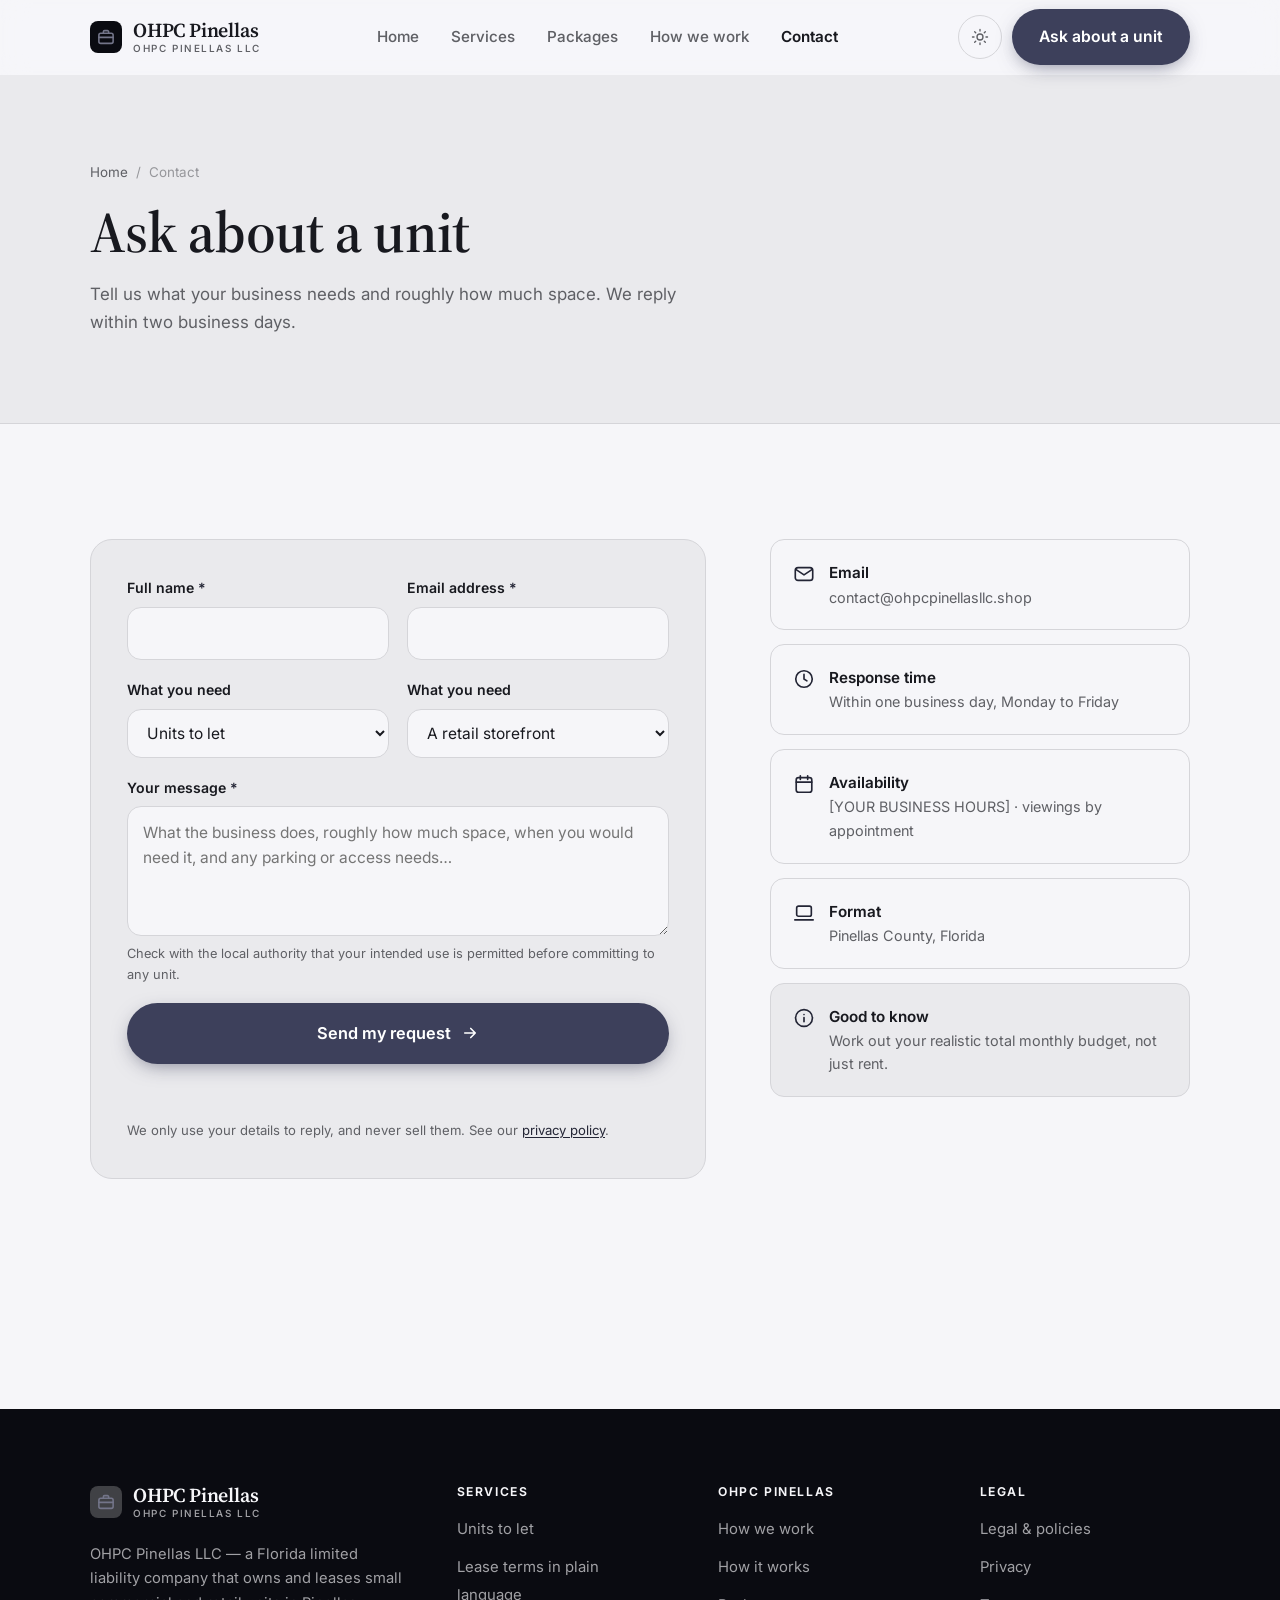
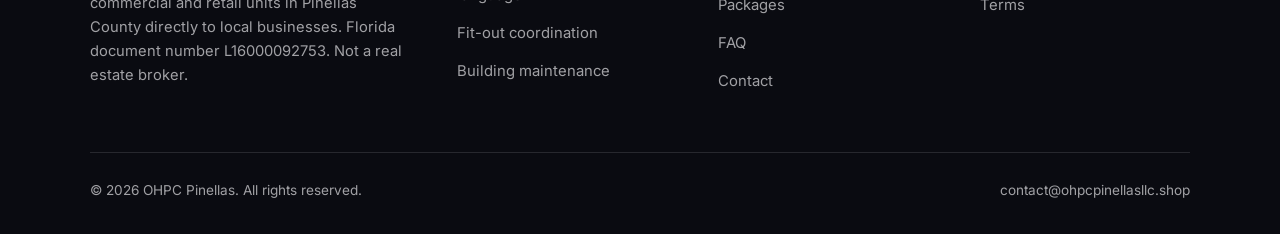
<file: contact.html>
<!DOCTYPE html>
<html lang="en" class="no-js">
<head>
<meta charset="utf-8">
<meta name="viewport" content="width=device-width, initial-scale=1">
<title>Contact — OHPC Pinellas</title>
<meta name="description" content="Contact OHPC Pinellas LLC about a commercial unit. We reply within two business days.">
<link rel="canonical" href="https://ohpcpinellasllc.shop/contact.html">

<meta property="og:type" content="website">
<meta property="og:url" content="https://ohpcpinellasllc.shop/contact.html">
<meta property="og:site_name" content="OHPC Pinellas">
<meta property="og:locale" content="en_US">
<meta property="og:title" content="Contact — OHPC Pinellas">
<meta property="og:description" content="Contact OHPC Pinellas LLC about a commercial unit. We reply within two business days.">
<meta name="theme-color" content="#0a0b11">

<link rel="icon" href="assets/img/favicon.svg" type="image/svg+xml">
<link rel="preconnect" href="https://fonts.googleapis.com">
<link rel="preconnect" href="https://fonts.gstatic.com" crossorigin>
<link rel="stylesheet" href="https://fonts.googleapis.com/css2?family=Source+Serif+4:wght@400;600;700&family=Inter:wght@400..700&display=swap">
<link rel="stylesheet" href="assets/css/style.css">

<!-- Thème appliqué avant le premier rendu (évite le flash) -->
<script>
document.documentElement.classList.remove('no-js');
(function(){try{var t=localStorage.getItem('site-theme');if(t){document.documentElement.setAttribute('data-theme',t);}}catch(e){}})();
</script>
</head>

<body>
<a class="skip-link" href="#main">Skip to main content</a>

<header class="site-header">
  <nav class="wrap nav" aria-label="Main navigation">
    <a class="brand" href="index.html">
      <svg class="brand__mark" viewBox="0 0 64 64" aria-hidden="true">
        <rect class="bm-bg" width="64" height="64" rx="16"/>
        <g class="bm-ic" transform="translate(14 14) scale(1.5)" fill="none" stroke-width="2.1" stroke-linecap="round" stroke-linejoin="round"><rect x="2.5" y="7" width="19" height="13.5" rx="2.5"/><path d="M8.5 7V5a1.5 1.5 0 0 1 1.5-1.5h4A1.5 1.5 0 0 1 15.5 5v2M2.5 12.5h19"/></g>
      </svg>
      <span>OHPC Pinellas<span class="brand__sub">OHPC Pinellas LLC</span></span>
    </a>

    <ul class="nav__links" id="nav-links">
      <li><a href="index.html">Home</a></li>
      <li><a href="programs.html">Services</a></li>
      <li><a href="index.html#pricing">Packages</a></li>
      <li><a href="about.html">How we work</a></li>
      <li><a href="contact.html" aria-current="page">Contact</a></li>
      <li><a class="btn btn--primary" href="contact.html">Ask about a unit</a></li>
    </ul>

    <div class="nav__cta">
      <button class="theme-toggle" type="button" aria-label="Switch to dark theme">
        <svg class="icon-sun" viewBox="0 0 24 24" fill="none" stroke="currentColor" stroke-width="1.8" stroke-linecap="round" aria-hidden="true"><circle cx="12" cy="12" r="4"/><path d="M12 2v2m0 16v2M2 12h2m16 0h2M4.9 4.9l1.4 1.4m11.4 11.4 1.4 1.4M19.1 4.9l-1.4 1.4M6.3 17.7l-1.4 1.4"/></svg>
        <svg class="icon-moon" viewBox="0 0 24 24" fill="none" stroke="currentColor" stroke-width="1.8" stroke-linecap="round" stroke-linejoin="round" aria-hidden="true"><path d="M21 12.8A9 9 0 1 1 11.2 3a7 7 0 0 0 9.8 9.8z"/></svg>
      </button>
      <a class="btn btn--primary" href="contact.html">Ask about a unit</a>
      <button class="nav__toggle" type="button" aria-expanded="false" aria-controls="nav-links" aria-label="Open menu">
        <svg class="icon-open" viewBox="0 0 24 24" fill="none" stroke="currentColor" stroke-width="2" stroke-linecap="round" aria-hidden="true"><path d="M3 6h18M3 12h18M3 18h18"/></svg>
        <svg class="icon-close" viewBox="0 0 24 24" fill="none" stroke="currentColor" stroke-width="2" stroke-linecap="round" aria-hidden="true"><path d="M6 6l12 12M18 6L6 18"/></svg>
      </button>
    </div>
  </nav>
</header>

<main id="main">

<section class="page-head">
  <div class="wrap">
    <nav class="breadcrumb" aria-label="Breadcrumb">
      <a href="index.html">Home</a><span>/</span><span aria-current="page">Contact</span>
    </nav>
    <h1>Ask about a unit</h1>
    <p>Tell us what your business needs and roughly how much space. We reply within two business days.</p>
  </div>
</section>

<section class="section wrap">
  <div class="form-layout">

    <!--
      FORM: the action attribute holds a placeholder id. Create a free form at
      https://formspree.io and replace VOTRE_ID_FORMSPREE. Until then, the button
      opens the visitor's email app with a pre-filled message to contact@ohpcpinellasllc.shop.
    -->
    <form class="form" id="contact-form" action="https://formspree.io/f/VOTRE_ID_FORMSPREE" method="POST"
          data-email="contact@ohpcpinellasllc.shop" data-subject="Unit enquiry"
          data-msg-mail="Your email app will open with the message ready to send." data-msg-sending="Sending…"
          data-msg-ok="Thanks! Your message is on its way. We reply within one business day." data-msg-err="Sending failed. Please email us directly at">
      <div class="form__row">
        <div class="field">
          <label for="nom">Full name <span class="req" aria-hidden="true">*</span></label>
          <input type="text" id="nom" name="nom" autocomplete="name" required>
        </div>
        <div class="field">
          <label for="email">Email address <span class="req" aria-hidden="true">*</span></label>
          <input type="email" id="email" name="email" autocomplete="email" required>
        </div>
      </div>

      <div class="form__row">
        <div class="field">
          <label for="programme">What you need</label>
          <select id="programme" name="programme">
            <option>Units to let</option>
            <option>Lease terms in plain language</option>
            <option>Fit-out coordination</option>
            <option>Building maintenance</option>
            <option>Not sure yet</option>
          </select>
        </div>
        <div class="field">
          <label for="niveau">What you need</label>
          <select id="niveau" name="niveau">
            <option>A retail storefront</option>
            <option>Office space</option>
            <option>Light service or workshop</option>
            <option>Not sure yet</option>
          </select>
        </div>
      </div>

      <div class="field">
        <label for="message">Your message <span class="req" aria-hidden="true">*</span></label>
        <textarea id="message" name="message" required placeholder="What the business does, roughly how much space, when you would need it, and any parking or access needs…"></textarea>
        <span class="field__hint">Check with the local authority that your intended use is permitted before committing to any unit.</span>
      </div>

      <!-- Bot trap: hidden from humans -->
      <div class="visually-hidden" aria-hidden="true">
        <label for="site-web">Leave this field empty</label>
        <input type="text" id="site-web" name="_gotcha" tabindex="-1" autocomplete="off">
      </div>

      <button class="btn btn--primary btn--lg" type="submit">Send my request <svg viewBox="0 0 24 24" fill="none" stroke="currentColor" stroke-width="2.2" stroke-linecap="round" stroke-linejoin="round" aria-hidden="true"><path d="M5 12h14M13 6l6 6-6 6"/></svg></button>

      <p id="form-status" class="form__status" role="status" aria-live="polite"></p>

      <p class="form__note">
        We only use your details to reply, and never sell them. See our <a href="legal.html#privacy">privacy policy</a>.
      </p>
    </form>

    <aside class="contact-aside">
      <div class="contact-card">
        <svg viewBox="0 0 24 24" fill="none" stroke="currentColor" stroke-width="1.8" stroke-linecap="round" stroke-linejoin="round" aria-hidden="true"><rect x="2.5" y="5" width="19" height="14" rx="3"/><path d="M3 7l9 6 9-6"/></svg>
        <div><b>Email</b><a href="mailto:contact@ohpcpinellasllc.shop">contact@ohpcpinellasllc.shop</a></div>
      </div>
      <div class="contact-card">
        <svg viewBox="0 0 24 24" fill="none" stroke="currentColor" stroke-width="1.8" stroke-linecap="round" stroke-linejoin="round" aria-hidden="true"><circle cx="12" cy="12" r="9"/><path d="M12 7v5l3.2 2"/></svg>
        <div><b>Response time</b><span>Within one business day, Monday to Friday</span></div>
      </div>
      <div class="contact-card">
        <svg viewBox="0 0 24 24" fill="none" stroke="currentColor" stroke-width="1.8" stroke-linecap="round" stroke-linejoin="round" aria-hidden="true"><rect x="3.5" y="5" width="17" height="16" rx="2.5"/><path d="M8 3v4M16 3v4M3.5 10h17"/></svg>
        <div><b>Availability</b><span>[YOUR BUSINESS HOURS] · viewings by appointment</span></div>
      </div>
      <div class="contact-card">
        <svg viewBox="0 0 24 24" fill="none" stroke="currentColor" stroke-width="1.8" stroke-linecap="round" stroke-linejoin="round" aria-hidden="true"><rect x="4" y="4.5" width="16" height="11" rx="2"/><path d="M2 19.5h20"/></svg>
        <div><b>Format</b><span>Pinellas County, Florida</span></div>
      </div>
      <div class="contact-card contact-card--soft">
        <svg viewBox="0 0 24 24" fill="none" stroke="currentColor" stroke-width="1.8" stroke-linecap="round" stroke-linejoin="round" aria-hidden="true"><circle cx="12" cy="12" r="9.2"/><path d="M12 16v-4.5M12 8.2v.1"/></svg>
        <div><b>Good to know</b><span>Work out your realistic total monthly budget, not just rent.</span></div>
      </div>
    </aside>

  </div>
</section>

</main>

<footer class="site-footer">
  <div class="wrap">
    <div class="footer__grid">
      <div class="footer__brand">
        <a class="brand" href="index.html">
          <svg class="brand__mark" viewBox="0 0 64 64" aria-hidden="true">
        <rect class="bm-bg" width="64" height="64" rx="16"/>
        <g class="bm-ic" transform="translate(14 14) scale(1.5)" fill="none" stroke-width="2.1" stroke-linecap="round" stroke-linejoin="round"><rect x="2.5" y="7" width="19" height="13.5" rx="2.5"/><path d="M8.5 7V5a1.5 1.5 0 0 1 1.5-1.5h4A1.5 1.5 0 0 1 15.5 5v2M2.5 12.5h19"/></g>
      </svg>
          <span>OHPC Pinellas<span class="brand__sub">OHPC Pinellas LLC</span></span>
        </a>
        <p>OHPC Pinellas LLC — a Florida limited liability company that owns and leases small commercial and retail units in Pinellas County directly to local businesses. Florida document number L16000092753. Not a real estate broker.</p>
      </div>

      <div class="footer__col">
        <h4>Services</h4>
        <ul>
          <li><a href="programs.html#units">Units to let</a></li>
          <li><a href="programs.html#terms">Lease terms in plain language</a></li>
          <li><a href="programs.html#fitout">Fit-out coordination</a></li>
          <li><a href="programs.html#maintenance">Building maintenance</a></li>
        </ul>
      </div>

      <div class="footer__col">
        <h4>OHPC Pinellas</h4>
        <ul>
          <li><a href="about.html">How we work</a></li>
          <li><a href="index.html#how-it-works">How it works</a></li>
          <li><a href="index.html#pricing">Packages</a></li>
          <li><a href="index.html#faq">FAQ</a></li>
          <li><a href="contact.html">Contact</a></li>
        </ul>
      </div>

      <div class="footer__col">
        <h4>Legal</h4>
        <ul>
          <li><a href="legal.html">Legal &amp; policies</a></li>
          <li><a href="legal.html#privacy">Privacy</a></li>
          <li><a href="legal.html#terms">Terms</a></li>
        </ul>
      </div>
    </div>

    <div class="footer__bottom">
      <p>© <span data-year>2026</span> OHPC Pinellas. All rights reserved.</p>
      <p><a href="mailto:contact@ohpcpinellasllc.shop">contact@ohpcpinellasllc.shop</a></p>
    </div>
  </div>
</footer>

<script src="assets/js/main.js" defer></script>
</body>
</html>
</file>
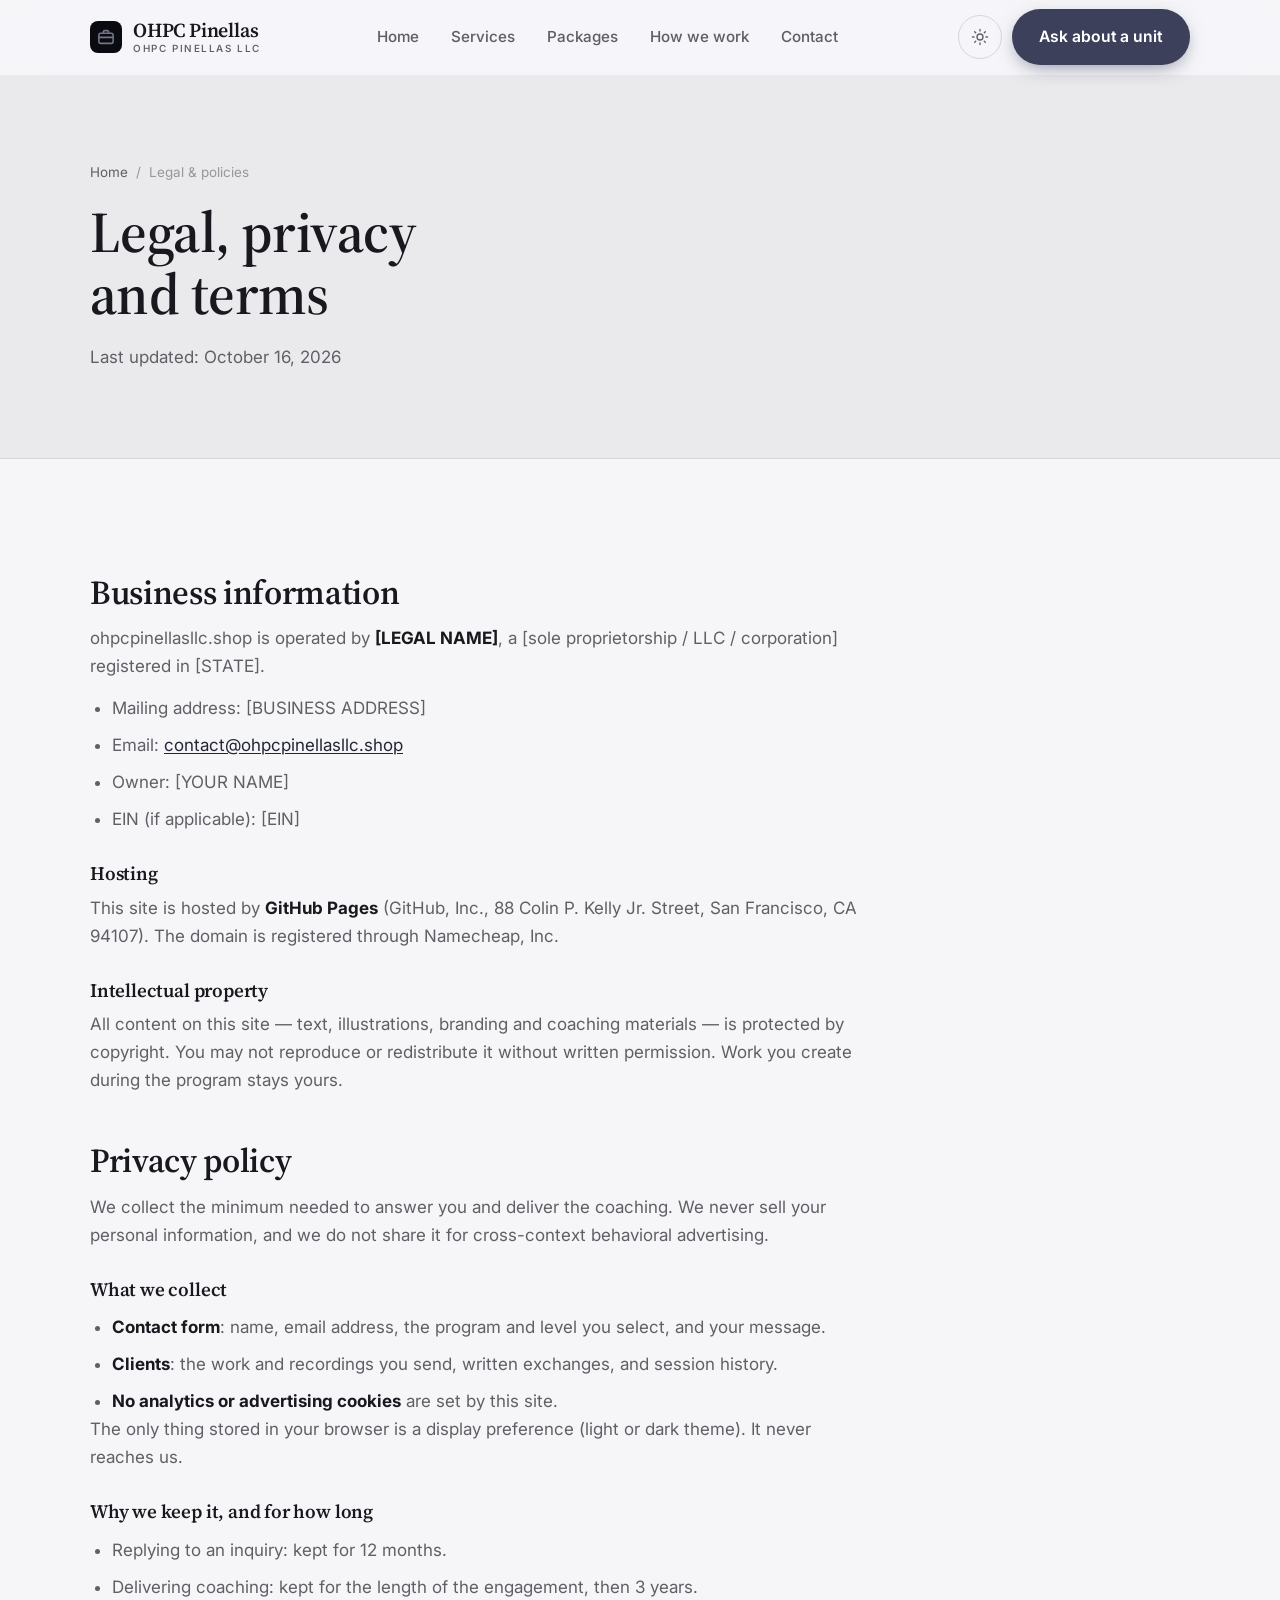
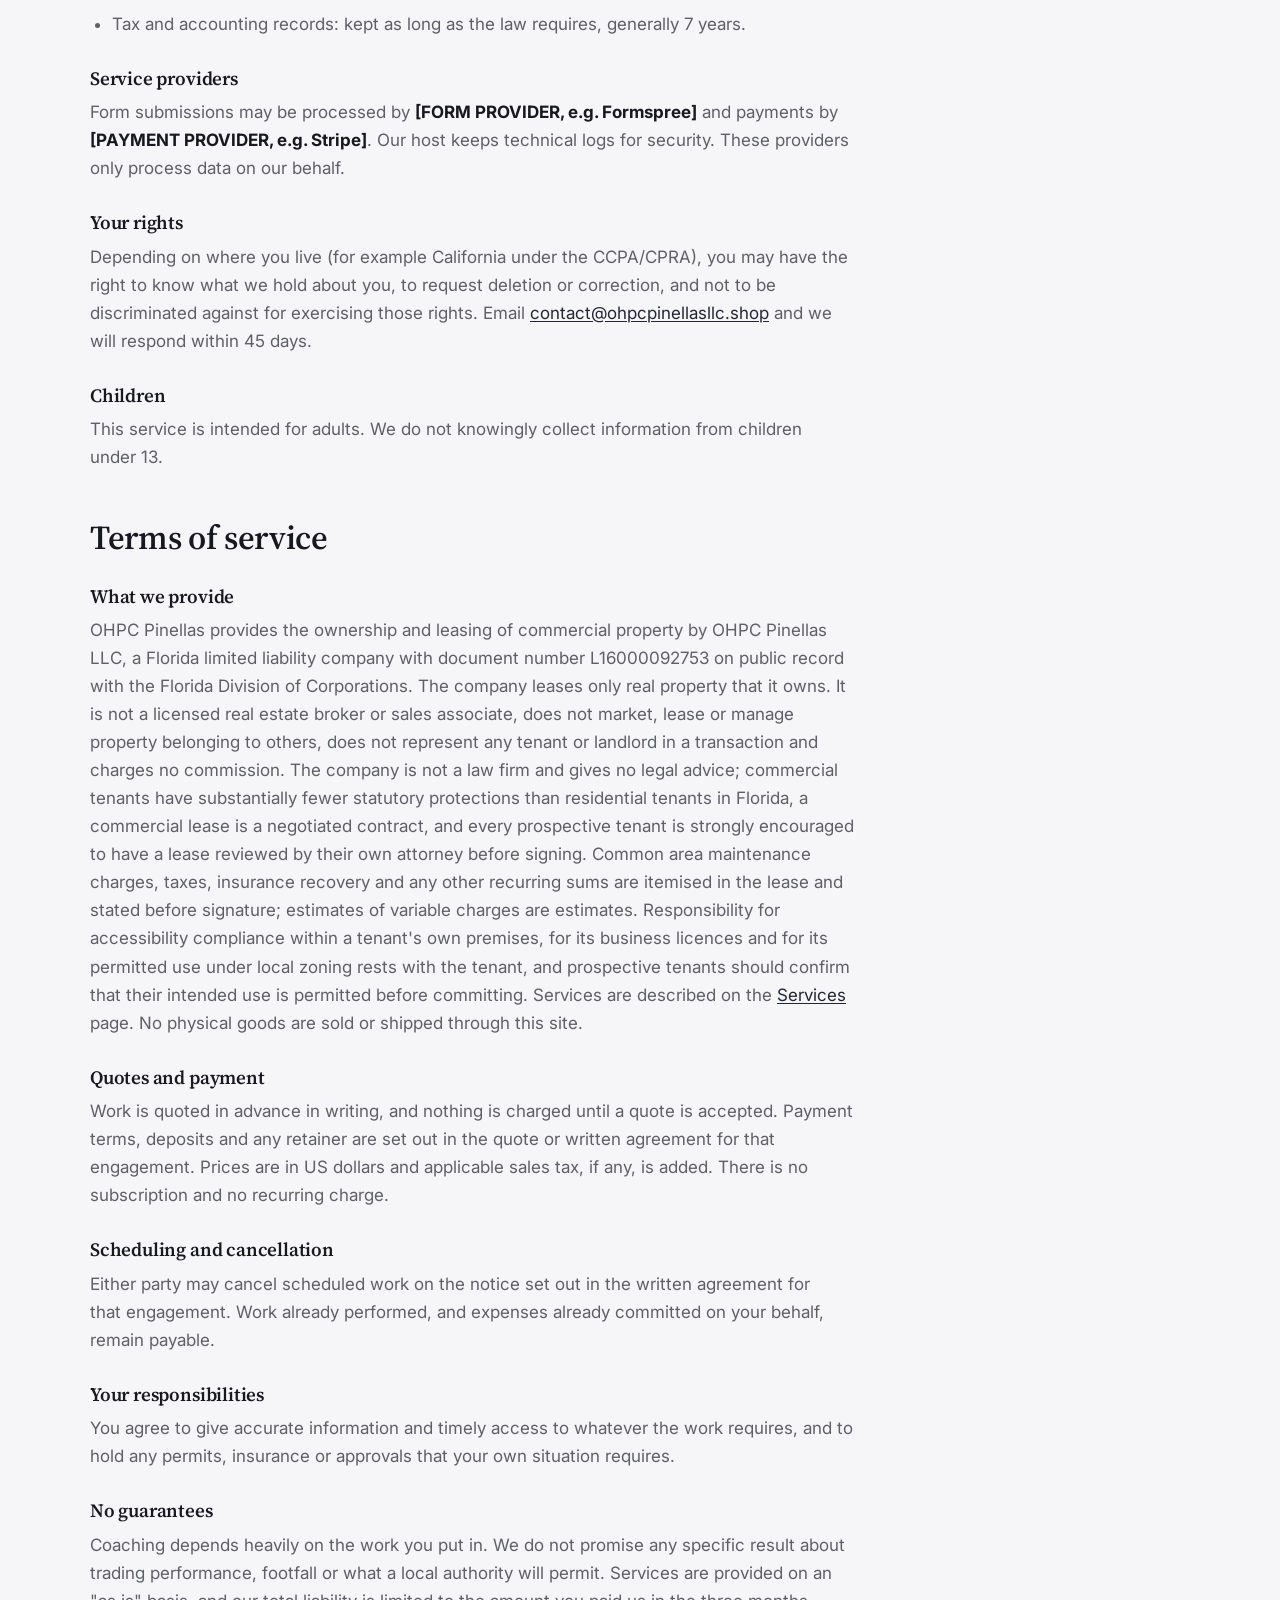
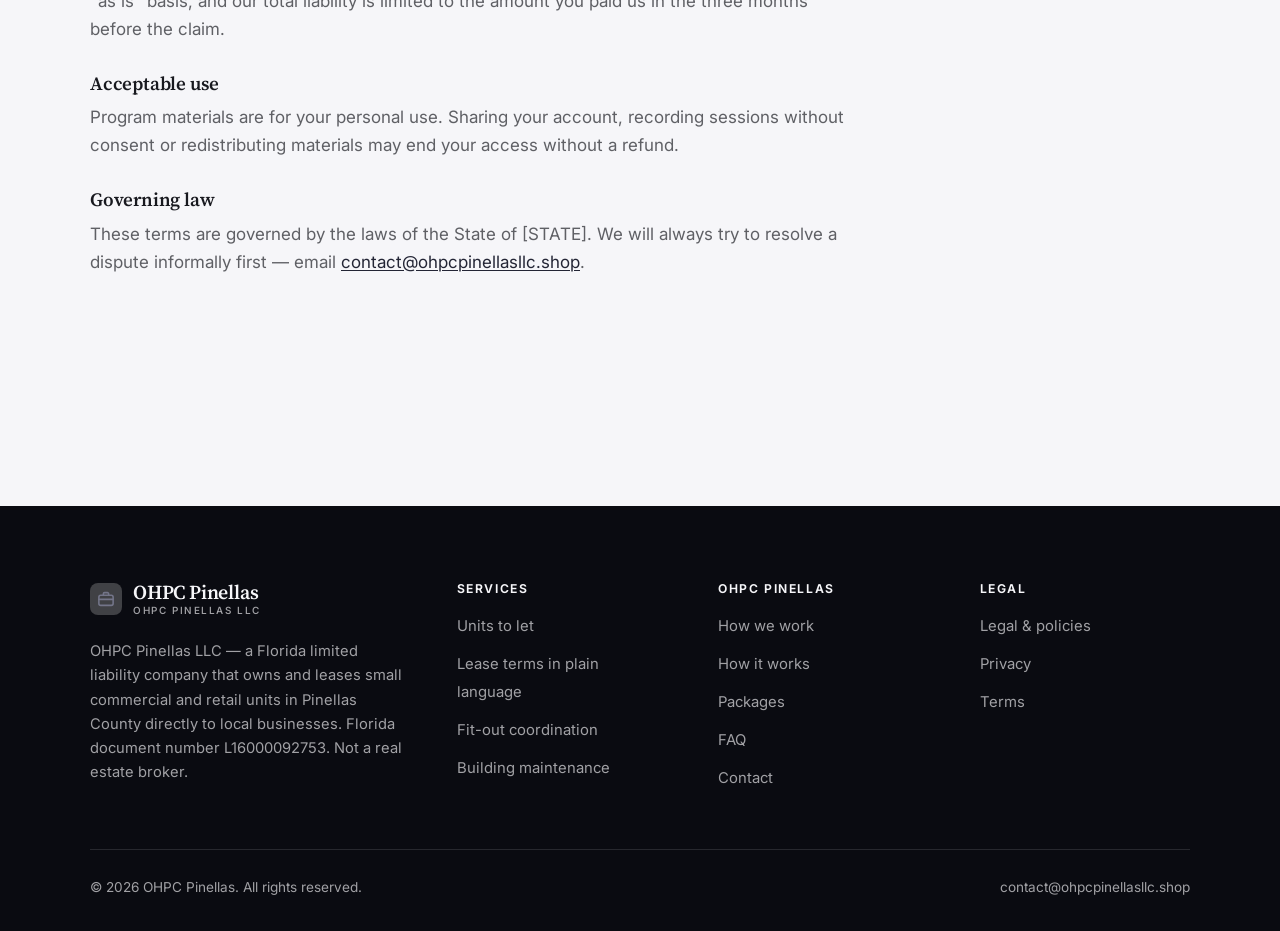
<file: legal.html>
<!DOCTYPE html>
<html lang="en" class="no-js">
<head>
<meta charset="utf-8">
<meta name="viewport" content="width=device-width, initial-scale=1">
<title>Legal, privacy and terms — OHPC Pinellas</title>
<meta name="description" content="Business information, privacy policy and terms of service for OHPC Pinellas.">
<meta name="robots" content="noindex">

<meta property="og:type" content="website">
<meta property="og:url" content="https://ohpcpinellasllc.shop/legal.html">
<meta property="og:site_name" content="OHPC Pinellas">
<meta property="og:locale" content="en_US">
<meta property="og:title" content="Legal, privacy and terms — OHPC Pinellas">
<meta property="og:description" content="Business information, privacy policy and terms of service for OHPC Pinellas.">
<meta name="theme-color" content="#0a0b11">

<link rel="icon" href="assets/img/favicon.svg" type="image/svg+xml">
<link rel="preconnect" href="https://fonts.googleapis.com">
<link rel="preconnect" href="https://fonts.gstatic.com" crossorigin>
<link rel="stylesheet" href="https://fonts.googleapis.com/css2?family=Source+Serif+4:wght@400;600;700&family=Inter:wght@400..700&display=swap">
<link rel="stylesheet" href="assets/css/style.css">

<!-- Thème appliqué avant le premier rendu (évite le flash) -->
<script>
document.documentElement.classList.remove('no-js');
(function(){try{var t=localStorage.getItem('site-theme');if(t){document.documentElement.setAttribute('data-theme',t);}}catch(e){}})();
</script>
</head>

<body>
<a class="skip-link" href="#main">Skip to main content</a>

<header class="site-header">
  <nav class="wrap nav" aria-label="Main navigation">
    <a class="brand" href="index.html">
      <svg class="brand__mark" viewBox="0 0 64 64" aria-hidden="true">
        <rect class="bm-bg" width="64" height="64" rx="16"/>
        <g class="bm-ic" transform="translate(14 14) scale(1.5)" fill="none" stroke-width="2.1" stroke-linecap="round" stroke-linejoin="round"><rect x="2.5" y="7" width="19" height="13.5" rx="2.5"/><path d="M8.5 7V5a1.5 1.5 0 0 1 1.5-1.5h4A1.5 1.5 0 0 1 15.5 5v2M2.5 12.5h19"/></g>
      </svg>
      <span>OHPC Pinellas<span class="brand__sub">OHPC Pinellas LLC</span></span>
    </a>

    <ul class="nav__links" id="nav-links">
      <li><a href="index.html">Home</a></li>
      <li><a href="programs.html">Services</a></li>
      <li><a href="index.html#pricing">Packages</a></li>
      <li><a href="about.html">How we work</a></li>
      <li><a href="contact.html">Contact</a></li>
      <li><a class="btn btn--primary" href="contact.html">Ask about a unit</a></li>
    </ul>

    <div class="nav__cta">
      <button class="theme-toggle" type="button" aria-label="Switch to dark theme">
        <svg class="icon-sun" viewBox="0 0 24 24" fill="none" stroke="currentColor" stroke-width="1.8" stroke-linecap="round" aria-hidden="true"><circle cx="12" cy="12" r="4"/><path d="M12 2v2m0 16v2M2 12h2m16 0h2M4.9 4.9l1.4 1.4m11.4 11.4 1.4 1.4M19.1 4.9l-1.4 1.4M6.3 17.7l-1.4 1.4"/></svg>
        <svg class="icon-moon" viewBox="0 0 24 24" fill="none" stroke="currentColor" stroke-width="1.8" stroke-linecap="round" stroke-linejoin="round" aria-hidden="true"><path d="M21 12.8A9 9 0 1 1 11.2 3a7 7 0 0 0 9.8 9.8z"/></svg>
      </button>
      <a class="btn btn--primary" href="contact.html">Ask about a unit</a>
      <button class="nav__toggle" type="button" aria-expanded="false" aria-controls="nav-links" aria-label="Open menu">
        <svg class="icon-open" viewBox="0 0 24 24" fill="none" stroke="currentColor" stroke-width="2" stroke-linecap="round" aria-hidden="true"><path d="M3 6h18M3 12h18M3 18h18"/></svg>
        <svg class="icon-close" viewBox="0 0 24 24" fill="none" stroke="currentColor" stroke-width="2" stroke-linecap="round" aria-hidden="true"><path d="M6 6l12 12M18 6L6 18"/></svg>
      </button>
    </div>
  </nav>
</header>

<main id="main">

<section class="page-head">
  <div class="wrap">
    <nav class="breadcrumb" aria-label="Breadcrumb">
      <a href="index.html">Home</a><span>/</span><span aria-current="page">Legal &amp; policies</span>
    </nav>
    <h1>Legal, privacy and terms</h1>
    <p>Last updated: <time datetime="2026-10-16">October 16, 2026</time></p>
  </div>
</section>

<section class="section wrap">
  <div class="prose">

    <!--
      TO DO: this is a skeleton, not legal advice. Replace every [BRACKET] with
      your real details before selling, and have a lawyer review it if you can.
      Consumer protection rules differ by state.
    -->

    <h2 id="business">Business information</h2>
    <p>
      ohpcpinellasllc.shop is operated by <strong>[LEGAL NAME]</strong>, a [sole proprietorship / LLC / corporation]
      registered in [STATE].
    </p>
    <ul>
      <li>Mailing address: [BUSINESS ADDRESS]</li>
      <li>Email: <a href="mailto:contact@ohpcpinellasllc.shop">contact@ohpcpinellasllc.shop</a></li>
      <li>Owner: [YOUR NAME]</li>
      <li>EIN (if applicable): [EIN]</li>
    </ul>

    <h3>Hosting</h3>
    <p>
      This site is hosted by <strong>GitHub Pages</strong> (GitHub, Inc., 88 Colin P. Kelly Jr. Street,
      San Francisco, CA 94107). The domain is registered through Namecheap, Inc.
    </p>

    <h3>Intellectual property</h3>
    <p>
      All content on this site — text, illustrations, branding and coaching materials — is protected by
      copyright. You may not reproduce or redistribute it without written permission. Work you create during
      the program stays yours.
    </p>

    <h2 id="privacy">Privacy policy</h2>
    <p>
      We collect the minimum needed to answer you and deliver the coaching. We never sell your personal
      information, and we do not share it for cross-context behavioral advertising.
    </p>
    <h3>What we collect</h3>
    <ul>
      <li><strong>Contact form</strong>: name, email address, the program and level you select, and your message.</li>
      <li><strong>Clients</strong>: the work and recordings you send, written exchanges, and session history.</li>
      <li><strong>No analytics or advertising cookies</strong> are set by this site.</li>
    </ul>
    <p>
      The only thing stored in your browser is a display preference (light or dark theme). It never reaches us.
    </p>
    <h3>Why we keep it, and for how long</h3>
    <ul>
      <li>Replying to an inquiry: kept for 12 months.</li>
      <li>Delivering coaching: kept for the length of the engagement, then 3 years.</li>
      <li>Tax and accounting records: kept as long as the law requires, generally 7 years.</li>
    </ul>
    <h3>Service providers</h3>
    <p>
      Form submissions may be processed by <strong>[FORM PROVIDER, e.g. Formspree]</strong> and payments by
      <strong>[PAYMENT PROVIDER, e.g. Stripe]</strong>. Our host keeps technical logs for security. These
      providers only process data on our behalf.
    </p>
    <h3>Your rights</h3>
    <p>
      Depending on where you live (for example California under the CCPA/CPRA), you may have the right to
      know what we hold about you, to request deletion or correction, and not to be discriminated against for
      exercising those rights. Email <a href="mailto:contact@ohpcpinellasllc.shop">contact@ohpcpinellasllc.shop</a> and we will respond within 45 days.
    </p>
    <h3>Children</h3>
    <p>
      This service is intended for adults. We do not knowingly collect information from children under 13.
    </p>

    <h2 id="terms">Terms of service</h2>
    <h3>What we provide</h3>
    <p>
      OHPC Pinellas provides the ownership and leasing of commercial property by OHPC Pinellas LLC, a Florida limited liability company with document number L16000092753 on public record with the Florida Division of Corporations. The company leases only real property that it owns. It is not a licensed real estate broker or sales associate, does not market, lease or manage property belonging to others, does not represent any tenant or landlord in a transaction and charges no commission. The company is not a law firm and gives no legal advice; commercial tenants have substantially fewer statutory protections than residential tenants in Florida, a commercial lease is a negotiated contract, and every prospective tenant is strongly encouraged to have a lease reviewed by their own attorney before signing. Common area maintenance charges, taxes, insurance recovery and any other recurring sums are itemised in the lease and stated before signature; estimates of variable charges are estimates. Responsibility for accessibility compliance within a tenant's own premises, for its business licences and for its permitted use under local zoning rests with the tenant, and prospective tenants should confirm that their intended use is permitted before committing. Services are described on the
      <a href="programs.html">Services</a> page. No physical goods are sold or shipped through this site.
    </p>
    <h3>Quotes and payment</h3>
    <p>
      Work is quoted in advance in writing, and nothing is charged until a quote is accepted. Payment terms,
      deposits and any retainer are set out in the quote or written agreement for that engagement. Prices are in
      US dollars and applicable sales tax, if any, is added. There is no subscription and no recurring charge.
    </p>
    <h3>Scheduling and cancellation</h3>
    <p>
      Either party may cancel scheduled work on the notice set out in the written agreement for that engagement.
      Work already performed, and expenses already committed on your behalf, remain payable.
    </p>
    <h3>Your responsibilities</h3>
    <p>
      You agree to give accurate information and timely access to whatever the work requires, and to hold any
      permits, insurance or approvals that your own situation requires.
    </p>

    <h3>No guarantees</h3>
    <p>
      Coaching depends heavily on the work you put in. We do not promise any specific result
      about trading performance, footfall or what a local authority will permit. Services are provided on an "as is" basis, and our total
      liability is limited to the amount you paid us in the three months before the claim.
    </p>
    <h3>Acceptable use</h3>
    <p>
      Program materials are for your personal use. Sharing your account, recording sessions without consent
      or redistributing materials may end your access without a refund.
    </p>
    <h3>Governing law</h3>
    <p>
      These terms are governed by the laws of the State of [STATE]. We will always try to resolve a dispute
      informally first — email <a href="mailto:contact@ohpcpinellasllc.shop">contact@ohpcpinellasllc.shop</a>.
    </p>

  </div>
</section>

</main>

<footer class="site-footer">
  <div class="wrap">
    <div class="footer__grid">
      <div class="footer__brand">
        <a class="brand" href="index.html">
          <svg class="brand__mark" viewBox="0 0 64 64" aria-hidden="true">
        <rect class="bm-bg" width="64" height="64" rx="16"/>
        <g class="bm-ic" transform="translate(14 14) scale(1.5)" fill="none" stroke-width="2.1" stroke-linecap="round" stroke-linejoin="round"><rect x="2.5" y="7" width="19" height="13.5" rx="2.5"/><path d="M8.5 7V5a1.5 1.5 0 0 1 1.5-1.5h4A1.5 1.5 0 0 1 15.5 5v2M2.5 12.5h19"/></g>
      </svg>
          <span>OHPC Pinellas<span class="brand__sub">OHPC Pinellas LLC</span></span>
        </a>
        <p>OHPC Pinellas LLC — a Florida limited liability company that owns and leases small commercial and retail units in Pinellas County directly to local businesses. Florida document number L16000092753. Not a real estate broker.</p>
      </div>

      <div class="footer__col">
        <h4>Services</h4>
        <ul>
          <li><a href="programs.html#units">Units to let</a></li>
          <li><a href="programs.html#terms">Lease terms in plain language</a></li>
          <li><a href="programs.html#fitout">Fit-out coordination</a></li>
          <li><a href="programs.html#maintenance">Building maintenance</a></li>
        </ul>
      </div>

      <div class="footer__col">
        <h4>OHPC Pinellas</h4>
        <ul>
          <li><a href="about.html">How we work</a></li>
          <li><a href="index.html#how-it-works">How it works</a></li>
          <li><a href="index.html#pricing">Packages</a></li>
          <li><a href="index.html#faq">FAQ</a></li>
          <li><a href="contact.html">Contact</a></li>
        </ul>
      </div>

      <div class="footer__col">
        <h4>Legal</h4>
        <ul>
          <li><a href="legal.html">Legal &amp; policies</a></li>
          <li><a href="legal.html#privacy">Privacy</a></li>
          <li><a href="legal.html#terms">Terms</a></li>
        </ul>
      </div>
    </div>

    <div class="footer__bottom">
      <p>© <span data-year>2026</span> OHPC Pinellas. All rights reserved.</p>
      <p><a href="mailto:contact@ohpcpinellasllc.shop">contact@ohpcpinellasllc.shop</a></p>
    </div>
  </div>
</footer>

<script src="assets/js/main.js" defer></script>
</body>
</html>
</file>
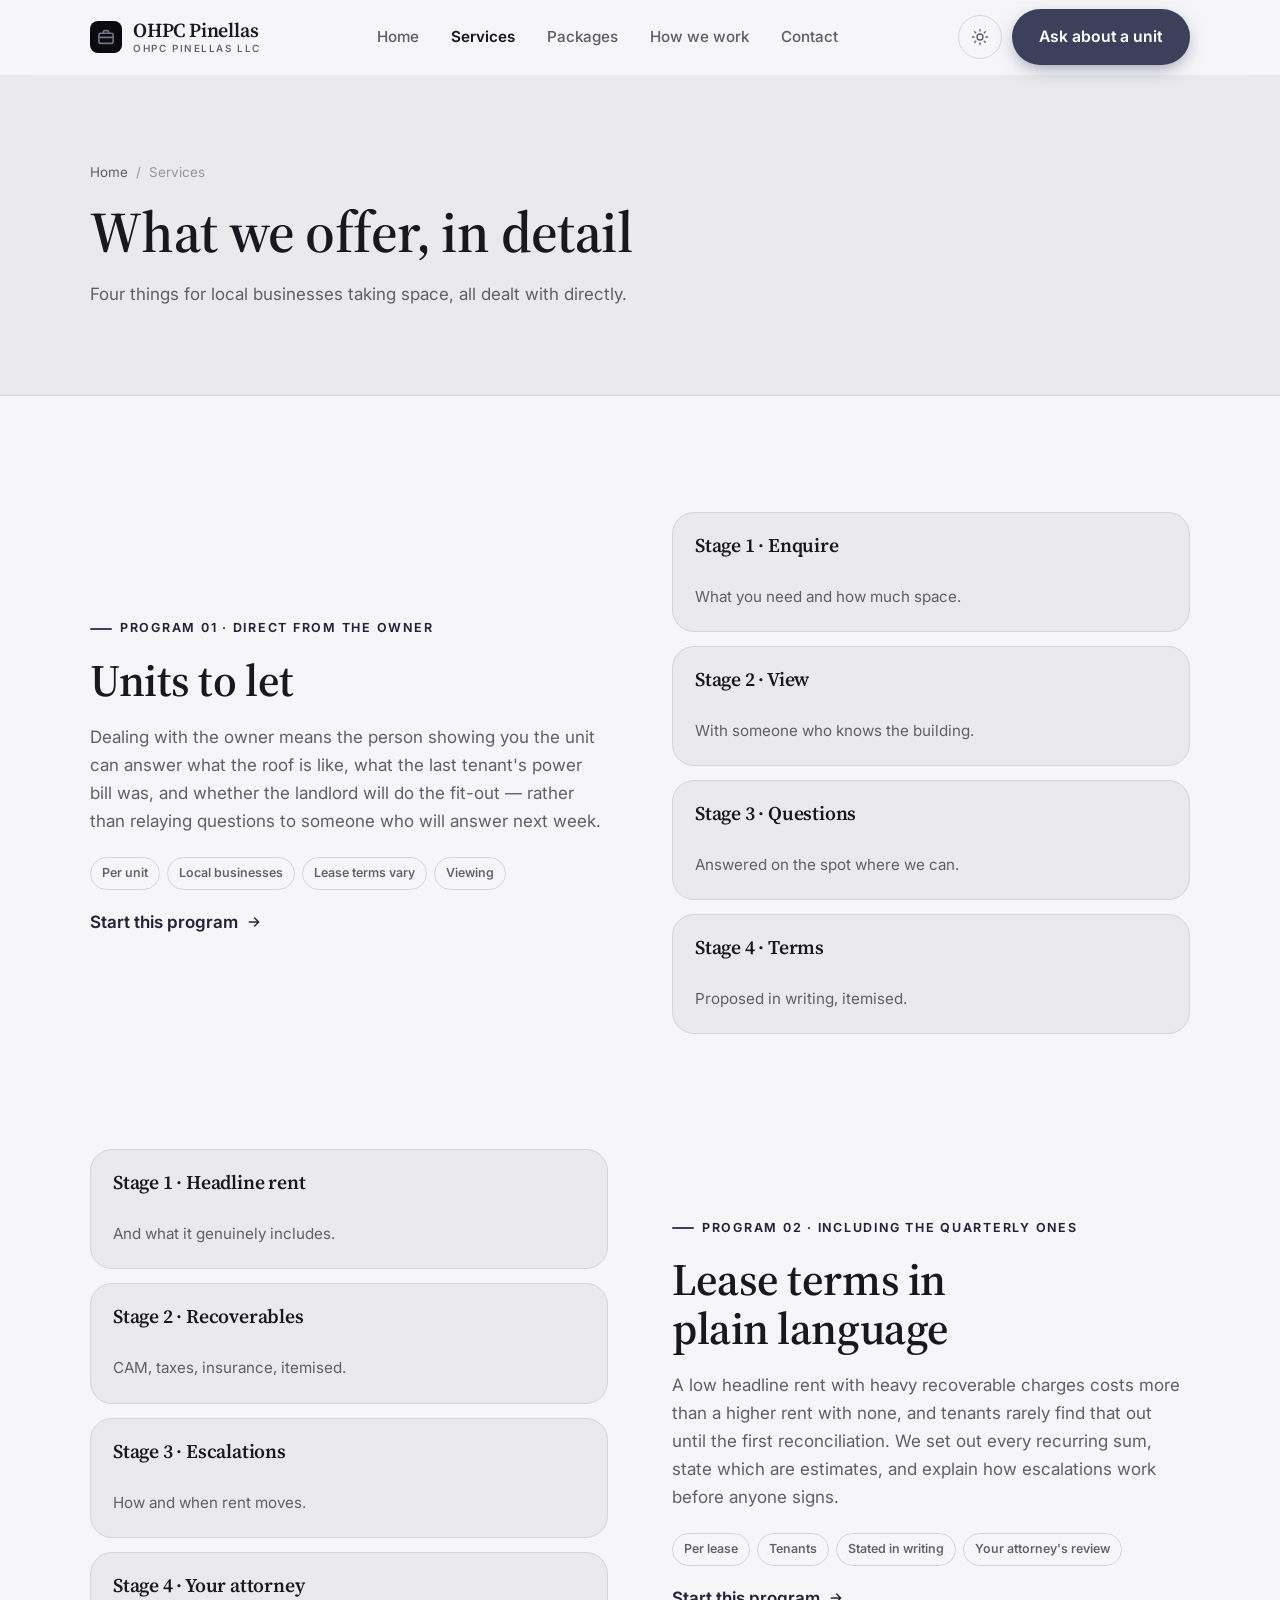
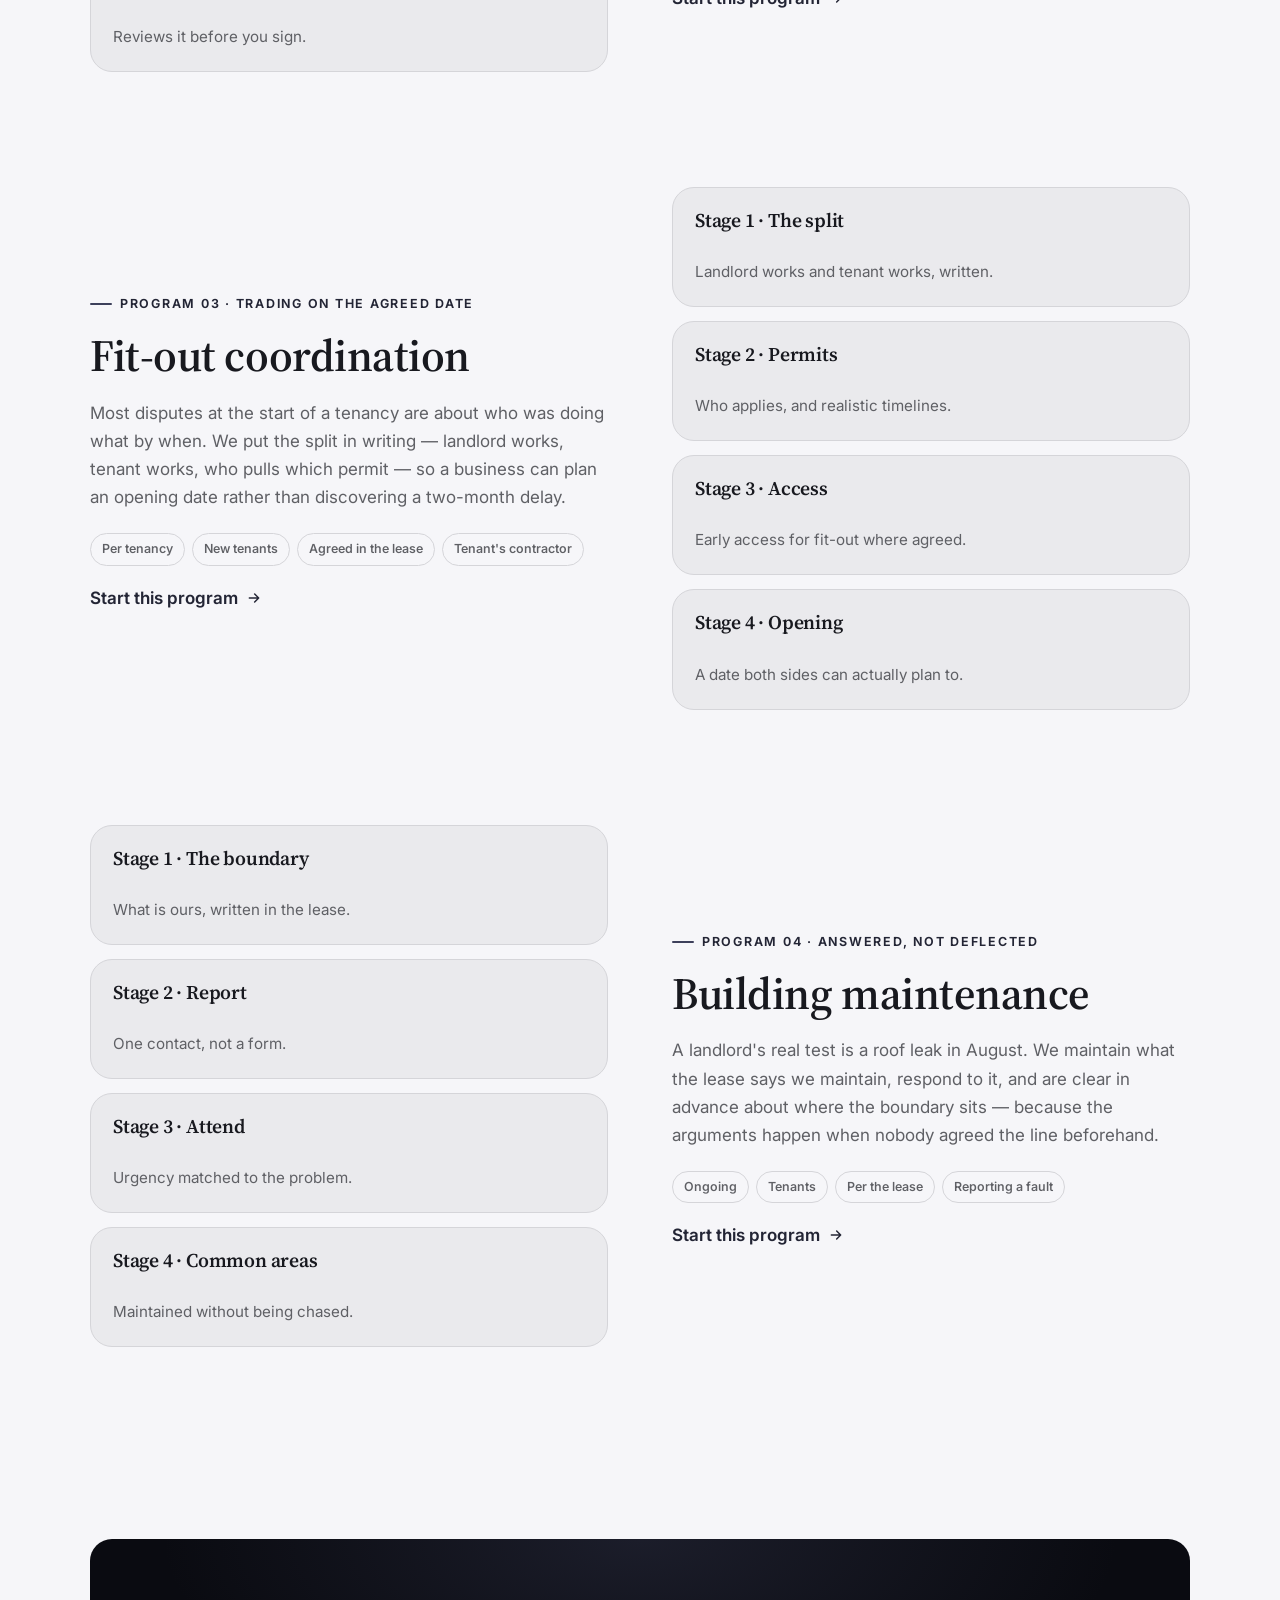
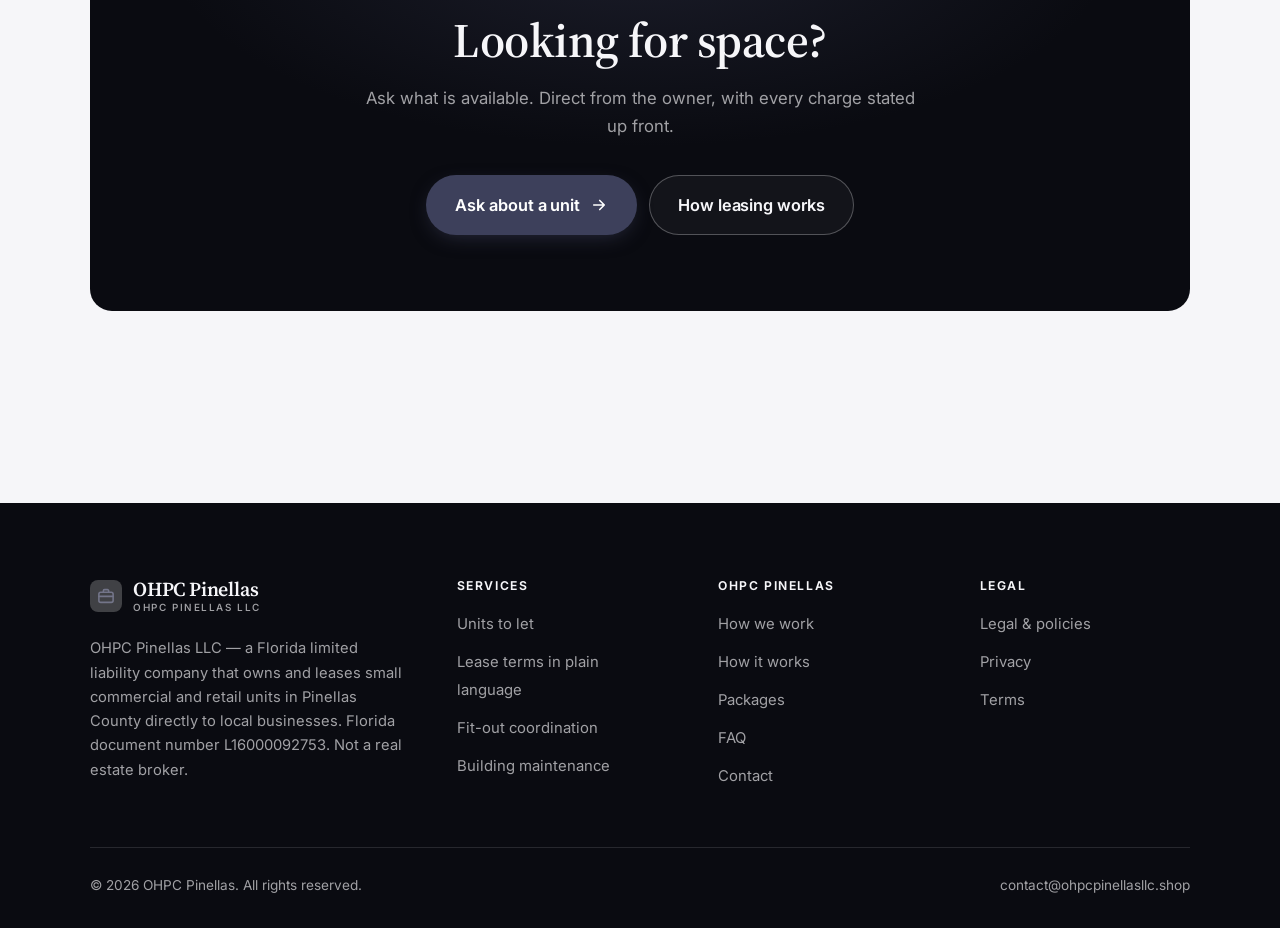
<file: programs.html>
<!DOCTYPE html>
<html lang="en" class="no-js">
<head>
<meta charset="utf-8">
<meta name="viewport" content="width=device-width, initial-scale=1">
<title>Services — OHPC Pinellas</title>
<meta name="description" content="What OHPC Pinellas LLC offers: units to let, lease terms in plain language, fit-out coordination, and building maintenance.">
<link rel="canonical" href="https://ohpcpinellasllc.shop/programs.html">

<meta property="og:type" content="website">
<meta property="og:url" content="https://ohpcpinellasllc.shop/programs.html">
<meta property="og:site_name" content="OHPC Pinellas">
<meta property="og:locale" content="en_US">
<meta property="og:title" content="Services — OHPC Pinellas">
<meta property="og:description" content="What OHPC Pinellas LLC offers: units to let, lease terms in plain language, fit-out coordination, and building maintenance.">
<meta name="theme-color" content="#0a0b11">

<link rel="icon" href="assets/img/favicon.svg" type="image/svg+xml">
<link rel="preconnect" href="https://fonts.googleapis.com">
<link rel="preconnect" href="https://fonts.gstatic.com" crossorigin>
<link rel="stylesheet" href="https://fonts.googleapis.com/css2?family=Source+Serif+4:wght@400;600;700&family=Inter:wght@400..700&display=swap">
<link rel="stylesheet" href="assets/css/style.css">

<!-- Thème appliqué avant le premier rendu (évite le flash) -->
<script>
document.documentElement.classList.remove('no-js');
(function(){try{var t=localStorage.getItem('site-theme');if(t){document.documentElement.setAttribute('data-theme',t);}}catch(e){}})();
</script>
</head>

<body>
<a class="skip-link" href="#main">Skip to main content</a>

<header class="site-header">
  <nav class="wrap nav" aria-label="Main navigation">
    <a class="brand" href="index.html">
      <svg class="brand__mark" viewBox="0 0 64 64" aria-hidden="true">
        <rect class="bm-bg" width="64" height="64" rx="16"/>
        <g class="bm-ic" transform="translate(14 14) scale(1.5)" fill="none" stroke-width="2.1" stroke-linecap="round" stroke-linejoin="round"><rect x="2.5" y="7" width="19" height="13.5" rx="2.5"/><path d="M8.5 7V5a1.5 1.5 0 0 1 1.5-1.5h4A1.5 1.5 0 0 1 15.5 5v2M2.5 12.5h19"/></g>
      </svg>
      <span>OHPC Pinellas<span class="brand__sub">OHPC Pinellas LLC</span></span>
    </a>

    <ul class="nav__links" id="nav-links">
      <li><a href="index.html">Home</a></li>
      <li><a href="programs.html" aria-current="page">Services</a></li>
      <li><a href="index.html#pricing">Packages</a></li>
      <li><a href="about.html">How we work</a></li>
      <li><a href="contact.html">Contact</a></li>
      <li><a class="btn btn--primary" href="contact.html">Ask about a unit</a></li>
    </ul>

    <div class="nav__cta">
      <button class="theme-toggle" type="button" aria-label="Switch to dark theme">
        <svg class="icon-sun" viewBox="0 0 24 24" fill="none" stroke="currentColor" stroke-width="1.8" stroke-linecap="round" aria-hidden="true"><circle cx="12" cy="12" r="4"/><path d="M12 2v2m0 16v2M2 12h2m16 0h2M4.9 4.9l1.4 1.4m11.4 11.4 1.4 1.4M19.1 4.9l-1.4 1.4M6.3 17.7l-1.4 1.4"/></svg>
        <svg class="icon-moon" viewBox="0 0 24 24" fill="none" stroke="currentColor" stroke-width="1.8" stroke-linecap="round" stroke-linejoin="round" aria-hidden="true"><path d="M21 12.8A9 9 0 1 1 11.2 3a7 7 0 0 0 9.8 9.8z"/></svg>
      </button>
      <a class="btn btn--primary" href="contact.html">Ask about a unit</a>
      <button class="nav__toggle" type="button" aria-expanded="false" aria-controls="nav-links" aria-label="Open menu">
        <svg class="icon-open" viewBox="0 0 24 24" fill="none" stroke="currentColor" stroke-width="2" stroke-linecap="round" aria-hidden="true"><path d="M3 6h18M3 12h18M3 18h18"/></svg>
        <svg class="icon-close" viewBox="0 0 24 24" fill="none" stroke="currentColor" stroke-width="2" stroke-linecap="round" aria-hidden="true"><path d="M6 6l12 12M18 6L6 18"/></svg>
      </button>
    </div>
  </nav>
</header>

<main id="main">

<section class="page-head">
  <div class="wrap">
    <nav class="breadcrumb" aria-label="Breadcrumb">
      <a href="index.html">Home</a><span>/</span><span aria-current="page">Services</span>
    </nav>
    <h1>What we offer, in detail</h1>
    <p>Four things for local businesses taking space, all dealt with directly.</p>
  </div>
</section>

<section class="section wrap" id="units">
  <div class="split reveal">
    <div>
      <span class="eyebrow">Program 01 · Direct from the owner</span>
      <h2>Units to let</h2>
      <p>Dealing with the owner means the person showing you the unit can answer what the roof is like, what the last tenant's power bill was, and whether the landlord will do the fit-out — rather than relaying questions to someone who will answer next week.</p>
      <ul class="tags"><li>Per unit</li><li>Local businesses</li><li>Lease terms vary</li><li>Viewing</li></ul>
      <p><a class="arrow-link" href="contact.html">Start this program <svg viewBox="0 0 24 24" fill="none" stroke="currentColor" stroke-width="2.2" stroke-linecap="round" stroke-linejoin="round" aria-hidden="true"><path d="M5 12h14M13 6l6 6-6 6"/></svg></a></p>
    </div>
    <div class="grid grid--2 grid--tight">
      <article class="card card--sm">
        <h3>Stage 1 · Enquire</h3>
        <p>What you need and how much space.</p>
      </article>
      <article class="card card--sm">
        <h3>Stage 2 · View</h3>
        <p>With someone who knows the building.</p>
      </article>
      <article class="card card--sm">
        <h3>Stage 3 · Questions</h3>
        <p>Answered on the spot where we can.</p>
      </article>
      <article class="card card--sm">
        <h3>Stage 4 · Terms</h3>
        <p>Proposed in writing, itemised.</p>
      </article>
    </div>
  </div>
</section>

<section class="section section--flush wrap" id="terms">
  <div class="split reveal">
    <div class="grid grid--2 grid--tight">
      <article class="card card--sm">
        <h3>Stage 1 · Headline rent</h3>
        <p>And what it genuinely includes.</p>
      </article>
      <article class="card card--sm">
        <h3>Stage 2 · Recoverables</h3>
        <p>CAM, taxes, insurance, itemised.</p>
      </article>
      <article class="card card--sm">
        <h3>Stage 3 · Escalations</h3>
        <p>How and when rent moves.</p>
      </article>
      <article class="card card--sm">
        <h3>Stage 4 · Your attorney</h3>
        <p>Reviews it before you sign.</p>
      </article>
    </div>
    <div>
      <span class="eyebrow">Program 02 · Including the quarterly ones</span>
      <h2>Lease terms in plain language</h2>
      <p>A low headline rent with heavy recoverable charges costs more than a higher rent with none, and tenants rarely find that out until the first reconciliation. We set out every recurring sum, state which are estimates, and explain how escalations work before anyone signs.</p>
      <ul class="tags"><li>Per lease</li><li>Tenants</li><li>Stated in writing</li><li>Your attorney's review</li></ul>
      <p><a class="arrow-link" href="contact.html">Start this program <svg viewBox="0 0 24 24" fill="none" stroke="currentColor" stroke-width="2.2" stroke-linecap="round" stroke-linejoin="round" aria-hidden="true"><path d="M5 12h14M13 6l6 6-6 6"/></svg></a></p>
    </div>
  </div>
</section>

<section class="section section--flush wrap" id="fitout">
  <div class="split reveal">
    <div>
      <span class="eyebrow">Program 03 · Trading on the agreed date</span>
      <h2>Fit-out coordination</h2>
      <p>Most disputes at the start of a tenancy are about who was doing what by when. We put the split in writing — landlord works, tenant works, who pulls which permit — so a business can plan an opening date rather than discovering a two-month delay.</p>
      <ul class="tags"><li>Per tenancy</li><li>New tenants</li><li>Agreed in the lease</li><li>Tenant's contractor</li></ul>
      <p><a class="arrow-link" href="contact.html">Start this program <svg viewBox="0 0 24 24" fill="none" stroke="currentColor" stroke-width="2.2" stroke-linecap="round" stroke-linejoin="round" aria-hidden="true"><path d="M5 12h14M13 6l6 6-6 6"/></svg></a></p>
    </div>
    <div class="grid grid--2 grid--tight">
      <article class="card card--sm">
        <h3>Stage 1 · The split</h3>
        <p>Landlord works and tenant works, written.</p>
      </article>
      <article class="card card--sm">
        <h3>Stage 2 · Permits</h3>
        <p>Who applies, and realistic timelines.</p>
      </article>
      <article class="card card--sm">
        <h3>Stage 3 · Access</h3>
        <p>Early access for fit-out where agreed.</p>
      </article>
      <article class="card card--sm">
        <h3>Stage 4 · Opening</h3>
        <p>A date both sides can actually plan to.</p>
      </article>
    </div>
  </div>
</section>

<section class="section section--flush wrap" id="maintenance">
  <div class="split reveal">
    <div class="grid grid--2 grid--tight">
      <article class="card card--sm">
        <h3>Stage 1 · The boundary</h3>
        <p>What is ours, written in the lease.</p>
      </article>
      <article class="card card--sm">
        <h3>Stage 2 · Report</h3>
        <p>One contact, not a form.</p>
      </article>
      <article class="card card--sm">
        <h3>Stage 3 · Attend</h3>
        <p>Urgency matched to the problem.</p>
      </article>
      <article class="card card--sm">
        <h3>Stage 4 · Common areas</h3>
        <p>Maintained without being chased.</p>
      </article>
    </div>
    <div>
      <span class="eyebrow">Program 04 · Answered, not deflected</span>
      <h2>Building maintenance</h2>
      <p>A landlord's real test is a roof leak in August. We maintain what the lease says we maintain, respond to it, and are clear in advance about where the boundary sits — because the arguments happen when nobody agreed the line beforehand.</p>
      <ul class="tags"><li>Ongoing</li><li>Tenants</li><li>Per the lease</li><li>Reporting a fault</li></ul>
      <p><a class="arrow-link" href="contact.html">Start this program <svg viewBox="0 0 24 24" fill="none" stroke="currentColor" stroke-width="2.2" stroke-linecap="round" stroke-linejoin="round" aria-hidden="true"><path d="M5 12h14M13 6l6 6-6 6"/></svg></a></p>
    </div>
  </div>
</section>

<section class="wrap section--tight">
  <div class="cta-band reveal">
    <h2>Looking for space?</h2>
    <p>Ask what is available. Direct from the owner, with every charge stated up front.</p>
    <div class="hero__actions">
      <a class="btn btn--primary btn--lg" href="contact.html">Ask about a unit <svg viewBox="0 0 24 24" fill="none" stroke="currentColor" stroke-width="2.2" stroke-linecap="round" stroke-linejoin="round" aria-hidden="true"><path d="M5 12h14M13 6l6 6-6 6"/></svg></a>
      <a class="btn btn--on-dark btn--lg" href="programs.html">How leasing works</a>
    </div>
  </div>
</section>

</main>

<footer class="site-footer">
  <div class="wrap">
    <div class="footer__grid">
      <div class="footer__brand">
        <a class="brand" href="index.html">
          <svg class="brand__mark" viewBox="0 0 64 64" aria-hidden="true">
        <rect class="bm-bg" width="64" height="64" rx="16"/>
        <g class="bm-ic" transform="translate(14 14) scale(1.5)" fill="none" stroke-width="2.1" stroke-linecap="round" stroke-linejoin="round"><rect x="2.5" y="7" width="19" height="13.5" rx="2.5"/><path d="M8.5 7V5a1.5 1.5 0 0 1 1.5-1.5h4A1.5 1.5 0 0 1 15.5 5v2M2.5 12.5h19"/></g>
      </svg>
          <span>OHPC Pinellas<span class="brand__sub">OHPC Pinellas LLC</span></span>
        </a>
        <p>OHPC Pinellas LLC — a Florida limited liability company that owns and leases small commercial and retail units in Pinellas County directly to local businesses. Florida document number L16000092753. Not a real estate broker.</p>
      </div>

      <div class="footer__col">
        <h4>Services</h4>
        <ul>
          <li><a href="programs.html#units">Units to let</a></li>
          <li><a href="programs.html#terms">Lease terms in plain language</a></li>
          <li><a href="programs.html#fitout">Fit-out coordination</a></li>
          <li><a href="programs.html#maintenance">Building maintenance</a></li>
        </ul>
      </div>

      <div class="footer__col">
        <h4>OHPC Pinellas</h4>
        <ul>
          <li><a href="about.html">How we work</a></li>
          <li><a href="index.html#how-it-works">How it works</a></li>
          <li><a href="index.html#pricing">Packages</a></li>
          <li><a href="index.html#faq">FAQ</a></li>
          <li><a href="contact.html">Contact</a></li>
        </ul>
      </div>

      <div class="footer__col">
        <h4>Legal</h4>
        <ul>
          <li><a href="legal.html">Legal &amp; policies</a></li>
          <li><a href="legal.html#privacy">Privacy</a></li>
          <li><a href="legal.html#terms">Terms</a></li>
        </ul>
      </div>
    </div>

    <div class="footer__bottom">
      <p>© <span data-year>2026</span> OHPC Pinellas. All rights reserved.</p>
      <p><a href="mailto:contact@ohpcpinellasllc.shop">contact@ohpcpinellasllc.shop</a></p>
    </div>
  </div>
</footer>

<script src="assets/js/main.js" defer></script>
</body>
</html>
</file>
<file: assets/css/style.css>
/* OHPC Pinellas — couleurs et polices de la marque.
   Modifier ces valeurs suffit à changer l'identité visuelle de tout le site. */
:root {
  --c-accent:    #3d405b;
  --c-on-accent: #ffffff;
  --c-ink:       #0a0b11;
  --c-paper:     #f6f6f9;

  --accent-ink-light: color-mix(in srgb, var(--c-accent) 58%, black);
  --accent-on-dark:   color-mix(in srgb, var(--c-accent) 72%, white);

  --font-display: "Source Serif 4", Georgia, "Times New Roman", serif;
  --font-body: "Inter", system-ui, -apple-system, "Segoe UI", sans-serif;
  --display-weight: 600;
  --display-tracking: -.01em;
}

/* ==========================================================================
   Feuille de style commune aux sites de coaching
   Les couleurs de marque (--c-accent, --c-on-accent, --c-ink, --c-paper) et
   les polices sont définies juste au-dessus, par site. Tout le reste en dérive.
   ========================================================================== */

/* --------------------------------------------------------------------------
   1. Tokens dérivés
   -------------------------------------------------------------------------- */

:root {
  /* Thème clair */
  --paper:      var(--c-paper);
  --paper-2:    color-mix(in srgb, var(--c-paper) 95%, var(--c-ink));
  --paper-3:    color-mix(in srgb, var(--c-paper) 89%, var(--c-ink));
  --line:       color-mix(in srgb, var(--c-paper) 86%, var(--c-ink));
  --text:       color-mix(in srgb, var(--c-ink) 94%, var(--c-paper));
  --muted:      color-mix(in srgb, var(--c-ink) 64%, var(--c-paper));
  --accent:     var(--c-accent);
  --accent-600: color-mix(in srgb, var(--c-accent) 86%, black);
  --accent-ink: var(--accent-ink-light);
  --on-accent:  var(--c-on-accent);
  --ink:        var(--c-ink);
  --ink-soft:   color-mix(in srgb, var(--c-ink) 90%, white);
  --on-ink:     var(--c-paper);
  --on-ink-mut: color-mix(in srgb, var(--c-paper) 64%, var(--c-ink));
  --brand-bg:   var(--c-ink);

  /* Rayons */
  --r-sm: 8px;
  --r-md: 14px;
  --r-lg: 22px;
  --r-full: 999px;

  /* Ombres */
  --sh-1: 0 1px 2px rgba(0, 0, 0, .05), 0 2px 8px rgba(0, 0, 0, .04);
  --sh-2: 0 2px 4px rgba(0, 0, 0, .05), 0 12px 32px rgba(0, 0, 0, .09);
  --sh-3: 0 4px 8px rgba(0, 0, 0, .06), 0 24px 56px rgba(0, 0, 0, .14);

  /* Rythme */
  --gutter: clamp(16px, 4vw, 40px);
  --maxw: 1180px;
  --section-y: clamp(64px, 9vw, 124px);

  --ease: cubic-bezier(.22, .61, .36, 1);
}

/* Thème sombre — suit le système, sauf si l'utilisateur a choisi « clair » */
@media (prefers-color-scheme: dark) {
  :root:not([data-theme="light"]) {
    --paper:      var(--c-ink);
    --paper-2:    color-mix(in srgb, var(--c-ink) 92%, white);
    --paper-3:    color-mix(in srgb, var(--c-ink) 86%, white);
    --line:       color-mix(in srgb, var(--c-ink) 80%, white);
    --text:       color-mix(in srgb, var(--c-paper) 94%, var(--c-ink));
    --muted:      color-mix(in srgb, var(--c-paper) 66%, var(--c-ink));
    --accent-ink: var(--accent-on-dark);
    --ink:        color-mix(in srgb, var(--c-ink) 72%, black);
    --brand-bg:   color-mix(in srgb, var(--c-ink) 80%, white);
    --sh-1: 0 1px 2px rgba(0, 0, 0, .4), 0 2px 8px rgba(0, 0, 0, .3);
    --sh-2: 0 2px 4px rgba(0, 0, 0, .4), 0 12px 32px rgba(0, 0, 0, .45);
    --sh-3: 0 4px 8px rgba(0, 0, 0, .45), 0 24px 56px rgba(0, 0, 0, .55);
  }
}

/* Thème sombre — choix explicite */
:root[data-theme="dark"] {
  --paper:      var(--c-ink);
  --paper-2:    color-mix(in srgb, var(--c-ink) 92%, white);
  --paper-3:    color-mix(in srgb, var(--c-ink) 86%, white);
  --line:       color-mix(in srgb, var(--c-ink) 80%, white);
  --text:       color-mix(in srgb, var(--c-paper) 94%, var(--c-ink));
  --muted:      color-mix(in srgb, var(--c-paper) 66%, var(--c-ink));
  --accent-ink: var(--accent-on-dark);
  --ink:        color-mix(in srgb, var(--c-ink) 72%, black);
  --brand-bg:   color-mix(in srgb, var(--c-ink) 80%, white);
  --sh-1: 0 1px 2px rgba(0, 0, 0, .4), 0 2px 8px rgba(0, 0, 0, .3);
  --sh-2: 0 2px 4px rgba(0, 0, 0, .4), 0 12px 32px rgba(0, 0, 0, .45);
  --sh-3: 0 4px 8px rgba(0, 0, 0, .45), 0 24px 56px rgba(0, 0, 0, .55);
}

/* --------------------------------------------------------------------------
   2. Reset / base
   -------------------------------------------------------------------------- */

*, *::before, *::after { box-sizing: border-box; }

* { margin: 0; }

html {
  -webkit-text-size-adjust: 100%;
  scroll-behavior: smooth;
  scroll-padding-top: 88px;
}

body {
  background: var(--paper);
  color: var(--text);
  font-family: var(--font-body);
  font-size: 17px;
  line-height: 1.65;
  -webkit-font-smoothing: antialiased;
  text-rendering: optimizeLegibility;
  overflow-x: hidden;
}

img, svg, video { display: block; max-width: 100%; height: auto; }

a { color: inherit; text-decoration: none; }

button, input, textarea, select { font: inherit; color: inherit; }

h1, h2, h3, h4 {
  font-family: var(--font-display);
  font-weight: var(--display-weight);
  line-height: 1.08;
  letter-spacing: var(--display-tracking);
  text-wrap: balance;
}

p { text-wrap: pretty; }

:focus-visible {
  outline: 3px solid var(--accent);
  outline-offset: 3px;
  border-radius: 4px;
}

::selection { background: var(--accent); color: var(--on-accent); }

/* --------------------------------------------------------------------------
   3. Utilitaires de mise en page
   -------------------------------------------------------------------------- */

.wrap {
  width: 100%;
  max-width: var(--maxw);
  margin-inline: auto;
  padding-inline: var(--gutter);
}

.section { padding-block: var(--section-y); }
.section--flush { padding-top: 0; }
.section--tight { padding-block: clamp(48px, 6vw, 80px); }

.skip-link {
  position: absolute;
  left: 12px;
  top: -100px;
  z-index: 200;
  background: var(--accent);
  color: var(--on-accent);
  padding: 12px 20px;
  border-radius: var(--r-sm);
  font-weight: 600;
  transition: top .2s var(--ease);
}
.skip-link:focus { top: 12px; }

.eyebrow {
  display: inline-flex;
  align-items: center;
  gap: 8px;
  font-size: .78rem;
  font-weight: 650;
  letter-spacing: .14em;
  text-transform: uppercase;
  color: var(--accent-ink);
  margin-bottom: 18px;
}
.eyebrow::before {
  content: "";
  width: 22px;
  height: 2px;
  background: var(--accent);
  border-radius: 2px;
}

.section-head { max-width: 62ch; margin-bottom: clamp(36px, 5vw, 60px); }
.section-head h2 { font-size: clamp(2rem, 4.4vw, 3.1rem); }
.section-head p {
  margin-top: 18px;
  color: var(--muted);
  font-size: clamp(1rem, 1.6vw, 1.12rem);
  max-width: 58ch;
}

.section-head--center { margin-inline: auto; text-align: center; }
.section-head--center .eyebrow { justify-content: center; }
.section-head--center p { margin-inline: auto; }

/* --------------------------------------------------------------------------
   4. Boutons
   -------------------------------------------------------------------------- */

.btn {
  display: inline-flex;
  align-items: center;
  justify-content: center;
  gap: 10px;
  padding: 14px 26px;
  border: 1px solid transparent;
  border-radius: var(--r-full);
  font-weight: 620;
  font-size: .98rem;
  letter-spacing: -.005em;
  cursor: pointer;
  white-space: nowrap;
  transition: transform .18s var(--ease), background-color .18s var(--ease),
              border-color .18s var(--ease), box-shadow .18s var(--ease), color .18s var(--ease);
}
.btn:hover { transform: translateY(-2px); }
.btn:active { transform: translateY(0); }

.btn--primary {
  background: var(--accent);
  color: var(--on-accent);
  box-shadow: 0 6px 20px -6px color-mix(in srgb, var(--c-accent) 65%, transparent);
}
.btn--primary:hover {
  background: var(--accent-600);
  box-shadow: 0 12px 28px -8px color-mix(in srgb, var(--c-accent) 70%, transparent);
}

.btn--ghost {
  border-color: var(--line);
  background: transparent;
  color: var(--text);
}
.btn--ghost:hover { border-color: var(--accent); color: var(--accent-ink); }

.btn--on-dark {
  border-color: color-mix(in srgb, var(--c-paper) 28%, transparent);
  color: var(--on-ink);
  background: color-mix(in srgb, var(--c-paper) 4%, transparent);
}
.btn--on-dark:hover {
  border-color: color-mix(in srgb, var(--c-paper) 60%, transparent);
  background: color-mix(in srgb, var(--c-paper) 10%, transparent);
}

.btn--lg { padding: 16px 28px; font-size: 1.02rem; }
.btn--block { width: 100%; }

.btn svg { width: 18px; height: 18px; flex: none; }

@media (max-width: 420px) {
  .btn--lg { padding: 15px 22px; font-size: 1rem; white-space: normal; text-align: center; }
}

/* Lien fléché */
.arrow-link {
  display: inline-flex;
  align-items: center;
  gap: 8px;
  font-weight: 620;
  color: var(--accent-ink);
}
.arrow-link svg { width: 16px; height: 16px; transition: transform .18s var(--ease); }
.arrow-link:hover svg { transform: translateX(4px); }

/* --------------------------------------------------------------------------
   5. En-tête / navigation
   -------------------------------------------------------------------------- */

.site-header {
  position: sticky;
  top: 0;
  z-index: 100;
  background: color-mix(in srgb, var(--paper) 82%, transparent);
  backdrop-filter: saturate(180%) blur(14px);
  -webkit-backdrop-filter: saturate(180%) blur(14px);
  border-bottom: 1px solid transparent;
  transition: border-color .25s var(--ease), background-color .25s var(--ease);
}
.site-header.is-stuck {
  border-bottom-color: var(--line);
  background: color-mix(in srgb, var(--paper) 94%, transparent);
}

.nav {
  display: flex;
  align-items: center;
  justify-content: space-between;
  gap: 24px;
  height: 74px;
}

.brand {
  display: inline-flex;
  align-items: center;
  gap: 11px;
  font-family: var(--font-display);
  font-weight: var(--display-weight);
  font-size: 1.24rem;
  letter-spacing: var(--display-tracking);
  flex: none;
  line-height: 1.1;
}
.brand__mark { width: 32px; height: 32px; flex: none; }
.brand__mark .bm-bg { fill: var(--brand-bg); }
.brand__mark .bm-ic { stroke: var(--accent-on-dark); color: var(--accent-on-dark); }
.brand__sub {
  display: block;
  font-family: var(--font-body);
  font-size: .62rem;
  font-weight: 550;
  letter-spacing: .16em;
  text-transform: uppercase;
  color: var(--muted);
  margin-top: 1px;
}

.nav__links {
  display: flex;
  align-items: center;
  gap: 4px;
  list-style: none;
  padding: 0;
}
.nav__links a {
  display: block;
  padding: 9px 14px;
  border-radius: var(--r-full);
  font-size: .95rem;
  font-weight: 520;
  color: var(--muted);
  transition: color .16s var(--ease), background-color .16s var(--ease);
}
.nav__links a:hover { color: var(--text); background: var(--paper-2); }
.nav__links a[aria-current="page"] { color: var(--text); font-weight: 620; }
.nav__links .btn { display: none; }

.nav__cta { display: flex; align-items: center; gap: 10px; flex: none; }

.nav__toggle {
  display: none;
  width: 44px;
  height: 44px;
  align-items: center;
  justify-content: center;
  background: transparent;
  border: 1px solid var(--line);
  border-radius: var(--r-full);
  cursor: pointer;
}
.nav__toggle svg { width: 20px; height: 20px; }
.nav__toggle .icon-close { display: none; }
.nav__toggle[aria-expanded="true"] .icon-open { display: none; }
.nav__toggle[aria-expanded="true"] .icon-close { display: block; }

@media (max-width: 900px) {
  .nav__links, .nav__cta .btn { display: none; }
  .nav__toggle { display: inline-flex; }

  .nav__links {
    position: fixed;
    inset: 74px 0 auto;
    flex-direction: column;
    align-items: stretch;
    gap: 2px;
    padding: 20px var(--gutter) 32px;
    background: var(--paper);
    border-bottom: 1px solid var(--line);
    box-shadow: var(--sh-2);
  }
  .nav__links.is-open { display: flex; }
  .nav__links a { padding: 14px 4px; font-size: 1.1rem; border-radius: var(--r-sm); }
  .nav__links a.btn { display: inline-flex; margin-top: 14px; padding: 14px 26px; color: var(--on-accent); }
}

@media (max-width: 380px) {
  .brand__sub { display: none; }
}

/* Bouton de thème */
.theme-toggle {
  width: 44px;
  height: 44px;
  display: inline-flex;
  align-items: center;
  justify-content: center;
  background: transparent;
  border: 1px solid var(--line);
  border-radius: var(--r-full);
  cursor: pointer;
  color: var(--muted);
  transition: color .16s var(--ease), border-color .16s var(--ease);
}
.theme-toggle:hover { color: var(--text); border-color: var(--accent); }
.theme-toggle svg { width: 18px; height: 18px; }
.theme-toggle .icon-moon { display: none; }
:root[data-theme="dark"] .theme-toggle .icon-sun { display: none; }
:root[data-theme="dark"] .theme-toggle .icon-moon { display: block; }
@media (prefers-color-scheme: dark) {
  :root:not([data-theme="light"]) .theme-toggle .icon-sun { display: none; }
  :root:not([data-theme="light"]) .theme-toggle .icon-moon { display: block; }
}

/* --------------------------------------------------------------------------
   6. Hero
   -------------------------------------------------------------------------- */

.hero {
  position: relative;
  background: var(--ink);
  color: var(--on-ink);
  overflow: hidden;
  isolation: isolate;
}

/* Halo de couleur + grain léger */
.hero::before {
  content: "";
  position: absolute;
  inset: -30% -10% auto;
  height: 130%;
  background:
    radial-gradient(60% 55% at 78% 18%, color-mix(in srgb, var(--c-accent) 34%, transparent), transparent 62%),
    radial-gradient(48% 44% at 12% 88%, color-mix(in srgb, var(--c-accent) 16%, transparent), transparent 66%);
  z-index: -2;
  pointer-events: none;
}
.hero::after {
  content: "";
  position: absolute;
  inset: 0;
  background-image: url("data:image/svg+xml,%3Csvg xmlns='http://www.w3.org/2000/svg' width='160' height='160'%3E%3Cfilter id='n'%3E%3CfeTurbulence type='fractalNoise' baseFrequency='.85' numOctaves='3'/%3E%3C/filter%3E%3Crect width='160' height='160' filter='url(%23n)' opacity='.28'/%3E%3C/svg%3E");
  opacity: .45;
  mix-blend-mode: overlay;
  z-index: -1;
  pointer-events: none;
}

.hero__inner {
  display: grid;
  grid-template-columns: minmax(0, 1.05fr) minmax(0, .95fr);
  align-items: center;
  gap: clamp(32px, 5vw, 72px);
  padding-block: clamp(56px, 8vw, 110px);
}

.hero h1 {
  font-size: clamp(2.5rem, 6vw, 4.6rem);
  letter-spacing: calc(var(--display-tracking) * 1.4);
}
.hero h1 em {
  font-style: normal;
  color: var(--accent-on-dark);
  text-decoration: underline;
  text-decoration-color: color-mix(in srgb, var(--c-accent) 45%, transparent);
  text-decoration-thickness: .1em;
  text-underline-offset: .14em;
  text-decoration-skip-ink: none;
}

.hero__lede {
  margin-top: 22px;
  font-size: clamp(1.04rem, 1.9vw, 1.2rem);
  color: var(--on-ink-mut);
  max-width: 50ch;
}

.hero__actions {
  display: flex;
  flex-wrap: wrap;
  gap: 12px;
  margin-top: 34px;
}

.hero__eyebrow { color: var(--accent-on-dark); }
.hero__eyebrow::before { background: var(--accent-on-dark); }

/* Faits sur l'offre */
.hero__proof {
  display: grid;
  grid-template-columns: repeat(4, minmax(0, 1fr));
  gap: clamp(18px, 3vw, 32px);
  margin-top: 44px;
  padding: 26px 0 0;
  border-top: 1px solid color-mix(in srgb, var(--c-paper) 14%, transparent);
  list-style: none;
}
.stat__num {
  display: block;
  font-family: var(--font-display);
  font-size: clamp(1.5rem, 2.6vw, 2.05rem);
  font-weight: var(--display-weight);
  line-height: 1;
  letter-spacing: var(--display-tracking);
  white-space: nowrap;
}
.stat__label {
  display: block;
  margin-top: 7px;
  font-size: .82rem;
  line-height: 1.4;
  color: var(--on-ink-mut);
}

.hero__art svg { width: 100%; height: auto; border-radius: var(--r-lg); box-shadow: var(--sh-3); }

@media (max-width: 880px) {
  .hero__inner { grid-template-columns: 1fr; }
  .hero__art { order: -1; max-width: 560px; }
}
@media (max-width: 540px) {
  .hero__proof { grid-template-columns: repeat(2, minmax(0, 1fr)); }
}

/* --------------------------------------------------------------------------
   7. Bandeau défilant
   -------------------------------------------------------------------------- */

.marquee {
  background: var(--ink-soft);
  color: var(--on-ink-mut);
  border-top: 1px solid color-mix(in srgb, var(--c-paper) 8%, transparent);
  padding-block: 18px;
  overflow: hidden;
  white-space: nowrap;
  mask-image: linear-gradient(90deg, transparent, #000 8%, #000 92%, transparent);
  -webkit-mask-image: linear-gradient(90deg, transparent, #000 8%, #000 92%, transparent);
}
.marquee__track {
  display: inline-flex;
  gap: 42px;
  align-items: center;
  animation: marquee 38s linear infinite;
  font-size: .86rem;
  letter-spacing: .12em;
  text-transform: uppercase;
  font-weight: 560;
}
.marquee__track span { display: inline-flex; align-items: center; gap: 42px; }
.marquee__track span::after {
  content: "";
  width: 5px; height: 5px;
  border-radius: 50%;
  background: var(--accent);
  opacity: .8;
}
@keyframes marquee { to { transform: translateX(-50%); } }

/* --------------------------------------------------------------------------
   8. Grilles de cartes
   -------------------------------------------------------------------------- */

.grid {
  display: grid;
  gap: clamp(16px, 2.2vw, 26px);
}
.grid--2 { grid-template-columns: repeat(auto-fit, minmax(min(100%, 260px), 1fr)); }
.grid--3 { grid-template-columns: repeat(auto-fit, minmax(min(100%, 270px), 1fr)); }
.grid--4 { grid-template-columns: repeat(auto-fit, minmax(min(100%, 230px), 1fr)); }
.grid--tight { gap: 14px; }

.card {
  position: relative;
  display: flex;
  flex-direction: column;
  padding: 28px;
  background: var(--paper-2);
  border: 1px solid var(--line);
  border-radius: var(--r-lg);
  transition: transform .22s var(--ease), box-shadow .22s var(--ease), border-color .22s var(--ease);
}
a.card:hover, .card--lift:hover {
  transform: translateY(-5px);
  box-shadow: var(--sh-2);
  border-color: color-mix(in srgb, var(--c-accent) 45%, var(--line));
}
.card--sm { padding: 22px; }
.card--sm h3 { font-size: 1rem; }
.card__icon {
  width: 52px;
  height: 52px;
  display: grid;
  place-items: center;
  border-radius: var(--r-md);
  background: color-mix(in srgb, var(--c-accent) 15%, transparent);
  color: var(--accent-ink);
  margin-bottom: 20px;
}
.card__icon svg { width: 26px; height: 26px; }
.card h3 { font-size: 1.22rem; margin-bottom: 10px; }
.card p { color: var(--muted); font-size: .95rem; }
.card .arrow-link { margin-top: auto; padding-top: 18px; font-size: .92rem; }

.tags {
  list-style: none;
  padding: 0;
  margin: 18px 0 0;
  display: flex;
  flex-wrap: wrap;
  gap: 7px;
}
.tags li {
  font-size: .78rem;
  font-weight: 560;
  padding: 5px 11px;
  border-radius: var(--r-full);
  background: var(--paper);
  border: 1px solid var(--line);
  color: var(--muted);
}

/* --------------------------------------------------------------------------
   9. Méthode (étapes)
   -------------------------------------------------------------------------- */

.steps { counter-reset: step; }
.step {
  position: relative;
  padding: 30px 26px 26px;
  background: var(--paper);
  border: 1px solid var(--line);
  border-radius: var(--r-lg);
}
.step::before {
  counter-increment: step;
  content: "0" counter(step);
  display: block;
  font-family: var(--font-display);
  font-size: 2.6rem;
  font-weight: var(--display-weight);
  line-height: 1;
  letter-spacing: var(--display-tracking);
  color: color-mix(in srgb, var(--c-accent) 55%, var(--paper));
  margin-bottom: 16px;
}
.step h3 { font-size: 1.12rem; margin-bottom: 9px; }
.step p { color: var(--muted); font-size: .93rem; }

/* --------------------------------------------------------------------------
   10. Tarifs
   -------------------------------------------------------------------------- */

.plans { align-items: start; }

.plan {
  display: flex;
  flex-direction: column;
  padding: 32px 28px;
  background: var(--paper);
  border: 1px solid var(--line);
  border-radius: var(--r-lg);
  height: 100%;
  position: relative;
}
.plan--featured {
  background: var(--ink);
  color: var(--on-ink);
  border-color: var(--ink);
  box-shadow: var(--sh-3);
}
.plan--featured .plan__desc,
.plan--featured .plan__period,
.plan--featured .plan__features li { color: var(--on-ink-mut); }
.plan--featured .plan__features li::before { color: var(--accent-on-dark); }

.plan__tag {
  position: absolute;
  top: 18px;
  right: 18px;
  font-size: .7rem;
  font-weight: 680;
  letter-spacing: .1em;
  text-transform: uppercase;
  padding: 5px 12px;
  border-radius: var(--r-full);
  background: var(--accent);
  color: var(--on-accent);
}

.plan h3 { font-size: 1.3rem; }
.plan--featured h3 { padding-right: 120px; }
.plan__desc { margin-top: 8px; color: var(--muted); font-size: .92rem; min-height: 2.8em; }

.plan__price {
  display: flex;
  align-items: baseline;
  gap: 6px;
  margin: 22px 0 4px;
  font-family: var(--font-display);
  font-size: clamp(2.2rem, 4vw, 2.9rem);
  font-weight: var(--display-weight);
  letter-spacing: var(--display-tracking);
  line-height: 1;
}
.plan__period { font-family: var(--font-body); font-size: .9rem; font-weight: 450; color: var(--muted); letter-spacing: 0; }

.plan__features {
  list-style: none;
  padding: 0;
  margin: 24px 0 28px;
  display: grid;
  gap: 11px;
  flex: 1;
}
.plan__features li {
  display: grid;
  grid-template-columns: 20px 1fr;
  gap: 10px;
  font-size: .93rem;
  color: var(--muted);
  align-items: start;
}
.plan__features li::before {
  content: "✓";
  color: var(--accent-ink);
  font-weight: 700;
  line-height: 1.5;
}

.plans-note { text-align: center; margin-top: 26px; font-size: .88rem; color: var(--muted); }

/* --------------------------------------------------------------------------
   11. Bloc split (texte + illustration)
   -------------------------------------------------------------------------- */

.split {
  display: grid;
  grid-template-columns: repeat(auto-fit, minmax(min(100%, 340px), 1fr));
  gap: clamp(32px, 5vw, 68px);
  align-items: center;
}
.split--top { align-items: start; }
.split__art svg { width: 100%; border-radius: var(--r-lg); box-shadow: var(--sh-2); }
.split h2 { font-size: clamp(1.9rem, 4vw, 2.8rem); }
.split p { margin-top: 18px; color: var(--muted); }
.split .tags { margin-top: 22px; }

/* --------------------------------------------------------------------------
   12. FAQ
   -------------------------------------------------------------------------- */

.faq { max-width: 780px; margin-inline: auto; }
.faq details {
  border-bottom: 1px solid var(--line);
  padding: 4px 0;
}
.faq summary {
  display: flex;
  align-items: center;
  justify-content: space-between;
  gap: 20px;
  padding: 22px 4px;
  cursor: pointer;
  list-style: none;
  font-family: var(--font-display);
  font-size: 1.08rem;
  font-weight: var(--display-weight);
  letter-spacing: var(--display-tracking);
}
.faq summary::-webkit-details-marker { display: none; }
.faq summary::after {
  content: "";
  flex: none;
  width: 13px;
  height: 13px;
  border-right: 2px solid var(--muted);
  border-bottom: 2px solid var(--muted);
  transform: rotate(45deg) translate(-3px, -3px);
  transition: transform .2s var(--ease), border-color .2s var(--ease);
}
.faq details[open] summary::after {
  transform: rotate(225deg) translate(-3px, -3px);
  border-color: var(--accent);
}
.faq details p { padding: 0 4px 24px; color: var(--muted); max-width: 66ch; }

/* --------------------------------------------------------------------------
   13. Bandeau d'appel à l'action
   -------------------------------------------------------------------------- */

.cta-band {
  position: relative;
  background: var(--ink);
  color: var(--on-ink);
  border-radius: var(--r-lg);
  padding: clamp(40px, 6vw, 76px) clamp(24px, 5vw, 64px);
  overflow: hidden;
  isolation: isolate;
  text-align: center;
}
.cta-band::before {
  content: "";
  position: absolute;
  inset: 0;
  background: radial-gradient(70% 90% at 50% 0%, color-mix(in srgb, var(--c-accent) 34%, transparent), transparent 62%);
  z-index: -1;
}
.cta-band h2 { font-size: clamp(1.9rem, 4.4vw, 3rem); }
.cta-band p {
  margin: 18px auto 0;
  max-width: 52ch;
  color: var(--on-ink-mut);
  font-size: 1.05rem;
}
.cta-band .hero__actions { justify-content: center; }

/* --------------------------------------------------------------------------
   14. Formulaire
   -------------------------------------------------------------------------- */

.form-layout {
  display: grid;
  grid-template-columns: minmax(0, 1fr) minmax(0, 420px);
  gap: clamp(32px, 5vw, 64px);
  align-items: start;
}
@media (max-width: 880px) { .form-layout { grid-template-columns: 1fr; } }

.form {
  display: grid;
  gap: 18px;
  padding: clamp(22px, 3.5vw, 36px);
  background: var(--paper-2);
  border: 1px solid var(--line);
  border-radius: var(--r-lg);
}
.form__row { display: grid; grid-template-columns: repeat(auto-fit, minmax(min(100%, 200px), 1fr)); gap: 18px; }

.field { display: grid; gap: 7px; }
.field label { font-size: .88rem; font-weight: 600; }
.field label .req { color: var(--accent-ink); }
.field input, .field textarea, .field select {
  width: 100%;
  padding: 13px 15px;
  background: var(--paper);
  border: 1px solid var(--line);
  border-radius: var(--r-md);
  font-size: .97rem;
  transition: border-color .16s var(--ease), box-shadow .16s var(--ease);
}
.field input:focus, .field textarea:focus, .field select:focus {
  outline: none;
  border-color: var(--accent);
  box-shadow: 0 0 0 3px color-mix(in srgb, var(--c-accent) 24%, transparent);
}
.field textarea { resize: vertical; min-height: 130px; }
.field__hint { font-size: .8rem; color: var(--muted); }

.form__status { font-size: .9rem; font-weight: 600; min-height: 1.4em; }
.form__note { font-size: .82rem; color: var(--muted); }
.form__note a { color: var(--accent-ink); text-decoration: underline; text-underline-offset: 2px; }

.contact-aside { display: grid; gap: 14px; }
.contact-card {
  display: flex;
  gap: 14px;
  padding: 20px 22px;
  background: var(--paper);
  border: 1px solid var(--line);
  border-radius: var(--r-md);
}
.contact-card--soft { background: var(--paper-2); }
.contact-card svg { width: 22px; height: 22px; flex: none; color: var(--accent-ink); margin-top: 3px; }
.contact-card b { display: block; font-size: .95rem; font-weight: 620; }
.contact-card span, .contact-card a { display: block; font-size: .9rem; color: var(--muted); }
.contact-card a:hover { color: var(--accent-ink); }

/* --------------------------------------------------------------------------
   15. Page interne — en-tête
   -------------------------------------------------------------------------- */

.page-head {
  background: var(--paper-2);
  border-bottom: 1px solid var(--line);
  padding-block: clamp(48px, 7vw, 86px);
}
.page-head h1 { font-size: clamp(2.2rem, 5.4vw, 3.6rem); max-width: 20ch; }
.page-head p { margin-top: 18px; color: var(--muted); max-width: 58ch; font-size: 1.06rem; }

.breadcrumb {
  display: flex;
  gap: 8px;
  align-items: center;
  font-size: .84rem;
  color: var(--muted);
  margin-bottom: 18px;
}
.breadcrumb a:hover { color: var(--accent-ink); }
.breadcrumb span { opacity: .6; }

/* --------------------------------------------------------------------------
   16. Pied de page
   -------------------------------------------------------------------------- */

.site-footer {
  background: var(--ink);
  color: var(--on-ink-mut);
  padding-block: clamp(48px, 6vw, 76px) 32px;
  margin-top: var(--section-y);
}
.site-footer .brand { color: var(--on-ink); }
.site-footer .brand__mark .bm-bg { fill: color-mix(in srgb, var(--c-ink) 78%, white); }
.site-footer .brand__sub { color: var(--on-ink-mut); }

.footer__grid {
  display: grid;
  grid-template-columns: minmax(0, 1.5fr) repeat(auto-fit, minmax(150px, 1fr));
  gap: clamp(28px, 4vw, 56px);
}
@media (max-width: 720px) { .footer__grid { grid-template-columns: 1fr 1fr; } .footer__brand { grid-column: 1 / -1; } }

.footer__brand p { margin-top: 16px; font-size: .92rem; max-width: 36ch; }
.footer__col h4 {
  font-family: var(--font-body);
  font-size: .76rem;
  font-weight: 650;
  letter-spacing: .13em;
  text-transform: uppercase;
  color: var(--on-ink);
  margin-bottom: 16px;
}
.footer__col ul { list-style: none; padding: 0; display: grid; gap: 10px; }
.footer__col a { font-size: .93rem; transition: color .16s var(--ease); }
.footer__col a:hover { color: var(--accent-on-dark); }

.footer__bottom {
  display: flex;
  flex-wrap: wrap;
  justify-content: space-between;
  gap: 14px;
  margin-top: clamp(36px, 5vw, 58px);
  padding-top: 26px;
  border-top: 1px solid color-mix(in srgb, var(--c-paper) 12%, transparent);
  font-size: .85rem;
}
.footer__bottom a:hover { color: var(--accent-on-dark); }

/* --------------------------------------------------------------------------
   17. Page 404
   -------------------------------------------------------------------------- */

.notfound {
  min-height: 62vh;
  display: grid;
  place-items: center;
  text-align: center;
  padding-block: var(--section-y);
}
.notfound__code {
  font-family: var(--font-display);
  font-size: clamp(5rem, 18vw, 11rem);
  font-weight: var(--display-weight);
  line-height: .9;
  letter-spacing: -.05em;
  color: color-mix(in srgb, var(--c-accent) 45%, var(--paper));
}
.notfound h1 { font-size: clamp(1.8rem, 4.4vw, 2.8rem); margin-top: 12px; }
.notfound p { color: var(--muted); max-width: 46ch; margin: 18px auto 0; }
.notfound .hero__actions { justify-content: center; }

/* --------------------------------------------------------------------------
   18. Contenu légal
   -------------------------------------------------------------------------- */

.prose { max-width: 70ch; }
.prose h2 { font-size: clamp(1.6rem, 3vw, 2.1rem); margin-top: 48px; margin-bottom: 14px; }
.prose h2:first-child { margin-top: 0; }
.prose h3 { font-size: 1.18rem; margin-top: 30px; margin-bottom: 10px; }
.prose p, .prose li { color: var(--muted); }
.prose p + p { margin-top: 16px; }
.prose ul { margin-top: 14px; padding-left: 22px; display: grid; gap: 9px; }
.prose a { color: var(--accent-ink); text-decoration: underline; text-underline-offset: 2px; }
.prose strong { color: var(--text); }

/* --------------------------------------------------------------------------
   19. Animations d'apparition
   -------------------------------------------------------------------------- */

.reveal {
  opacity: 0;
  transform: translateY(22px);
  transition: opacity .7s var(--ease), transform .7s var(--ease);
}
.reveal.is-in { opacity: 1; transform: none; }

.reveal-group > * {
  opacity: 0;
  transform: translateY(22px);
  transition: opacity .6s var(--ease), transform .6s var(--ease);
  transition-delay: calc(var(--i, 0) * 80ms);
}
.reveal-group.is-in > * { opacity: 1; transform: none; }

/* Sans JavaScript, tout reste visible */
.no-js .reveal, .no-js .reveal-group > * { opacity: 1; transform: none; }

@media (prefers-reduced-motion: reduce) {
  html { scroll-behavior: auto; }
  *, *::before, *::after {
    animation-duration: .001ms !important;
    animation-iteration-count: 1 !important;
    transition-duration: .001ms !important;
  }
  .reveal, .reveal-group > * { opacity: 1; transform: none; }
}

/* --------------------------------------------------------------------------
   20. Divers
   -------------------------------------------------------------------------- */

.visually-hidden {
  position: absolute;
  width: 1px; height: 1px;
  padding: 0; margin: -1px;
  overflow: hidden;
  clip: rect(0 0 0 0);
  white-space: nowrap;
  border: 0;
}
</file>
